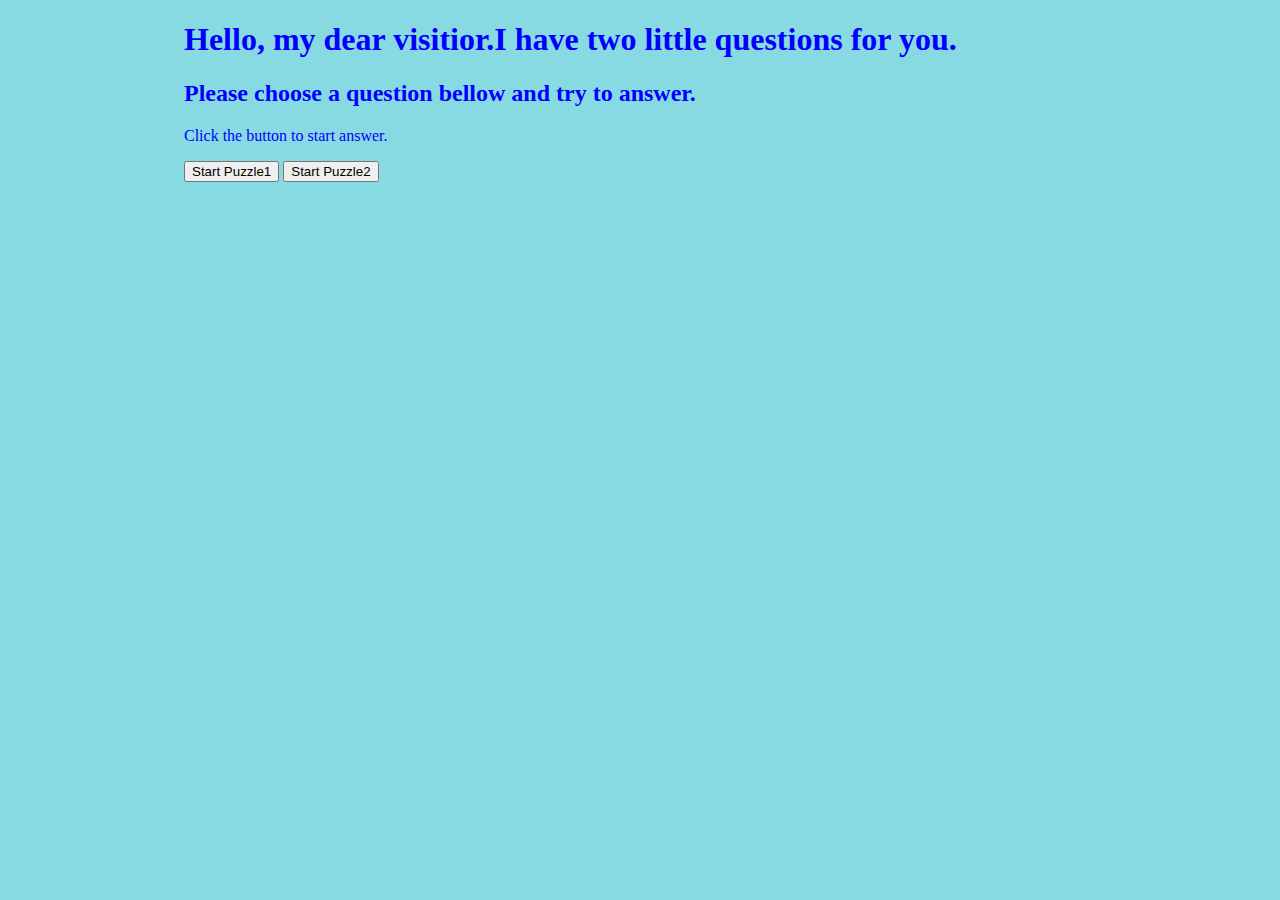
<file: puzzle.html>
<!DOCTYPE html>
<html lang="en" dir="ltr">
  <head>
    <meta charset="utf-8">
    <title>My puzzle</title>
    <link rel="stylesheet" href="Puzzlestyle.css">
    <script src="puzzle.js">
    </script>
  </head>
  <body>
   <h1 >Hello, my dear visitior.I have two little questions for you.</h1>
   <h2 >Please choose a question bellow and try to answer.</h2>
    <p>Click the button to start answer.</p>
    <button onclick="Puzzle1()">Start Puzzle1</button>
    <button onclick="Puzzle2()">Start Puzzle2</button>
  </body>
</html>
</file>
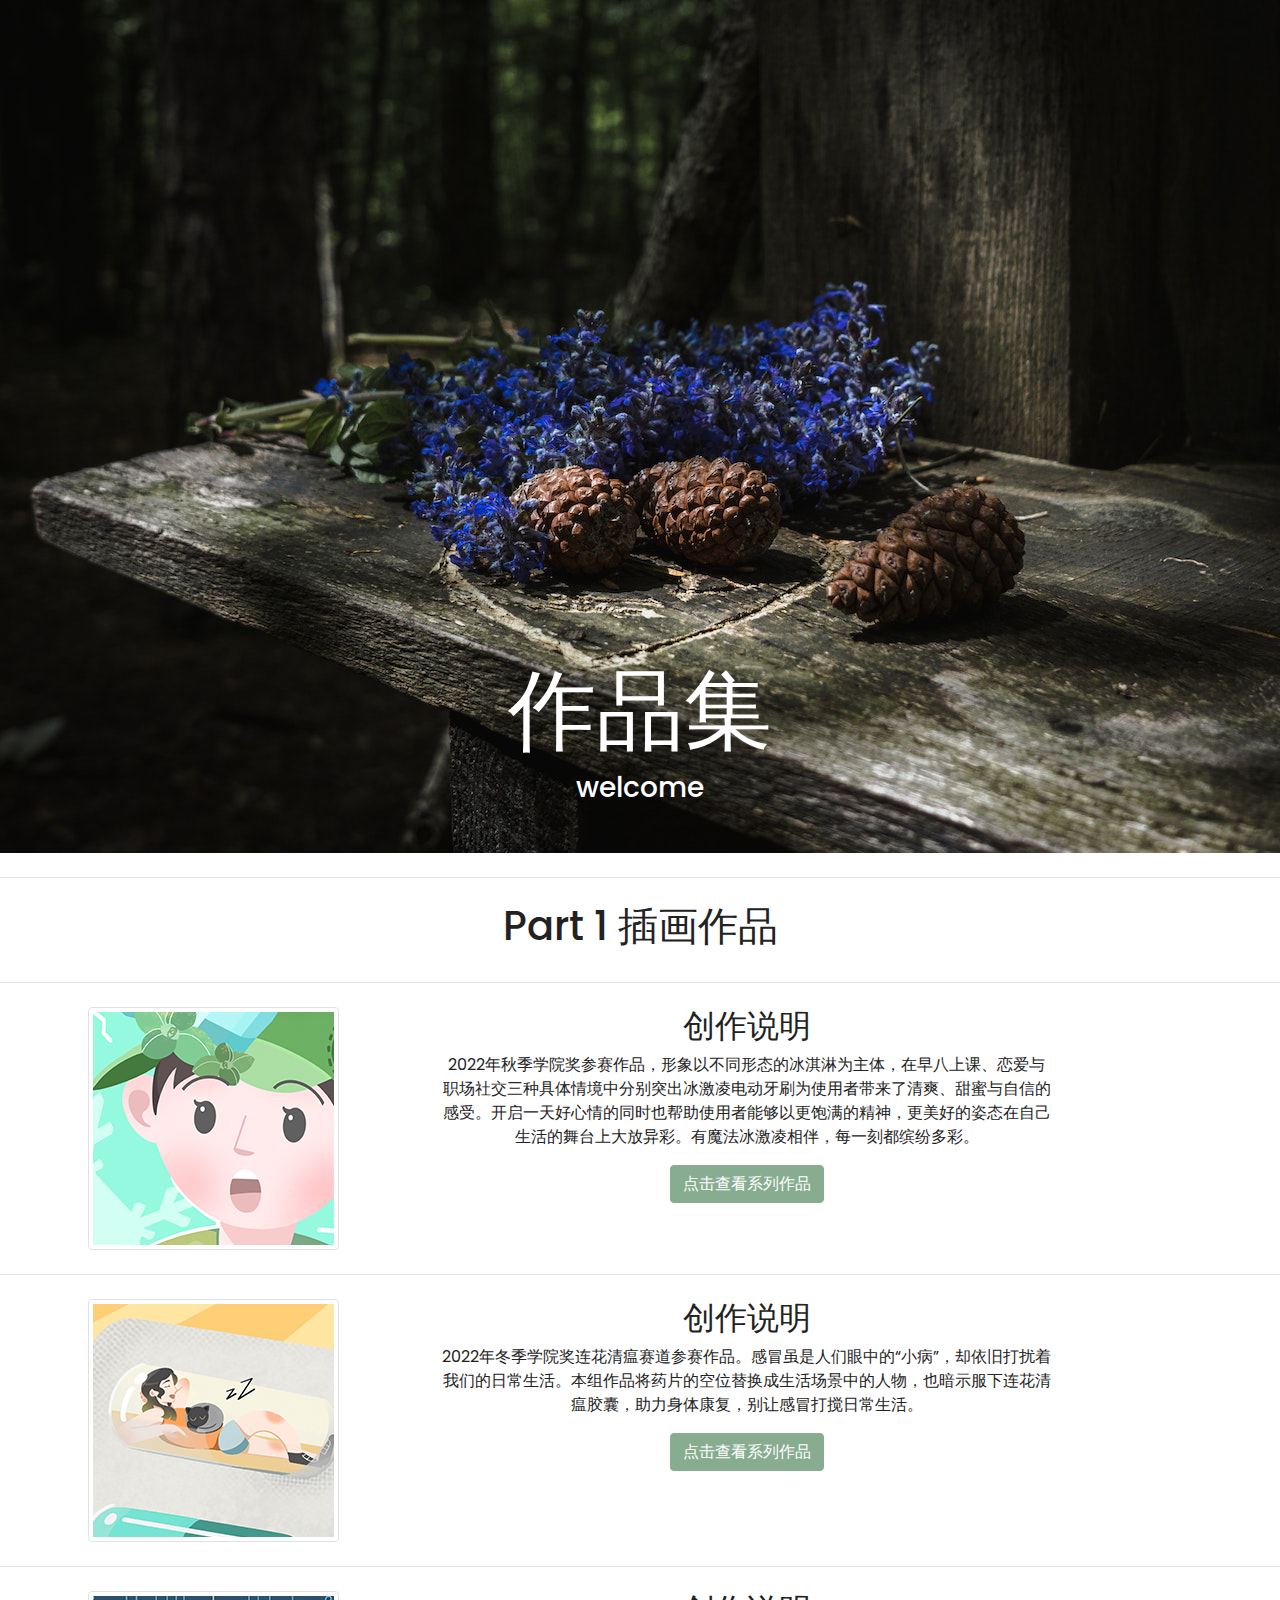
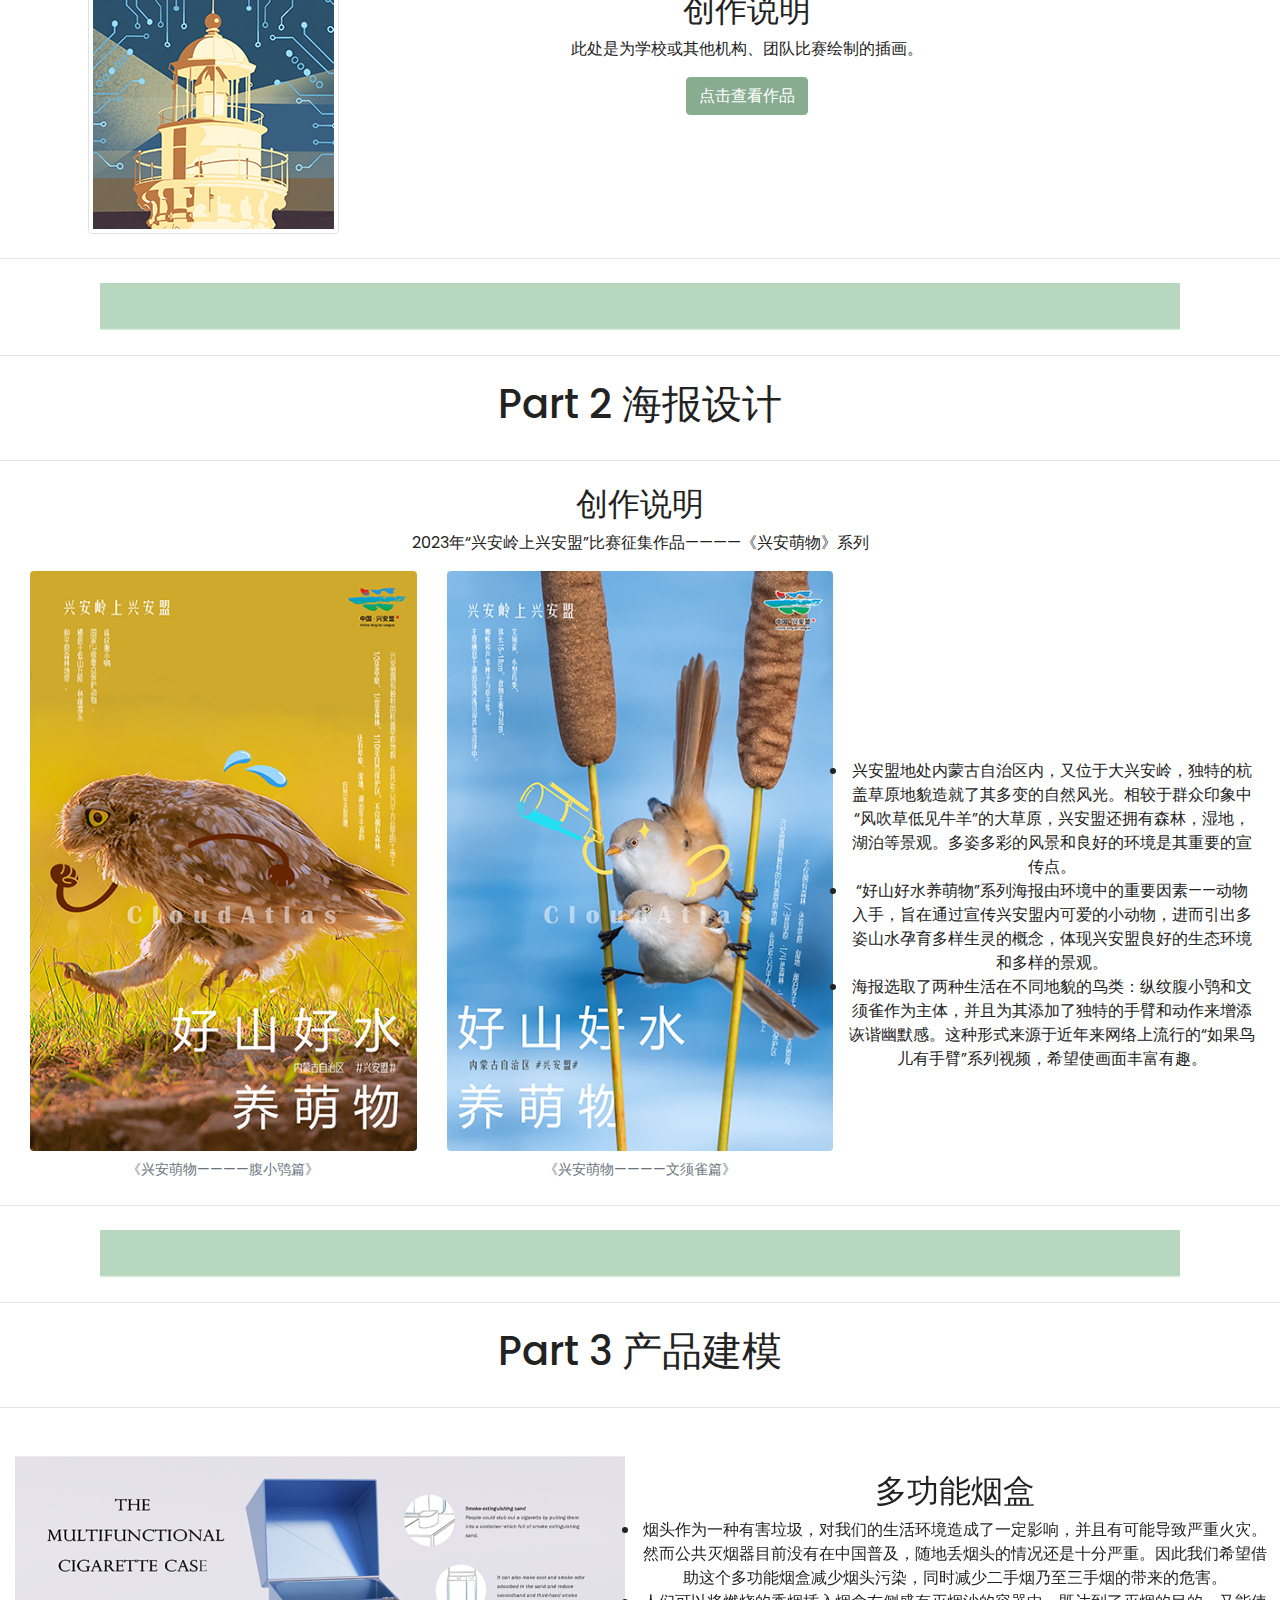
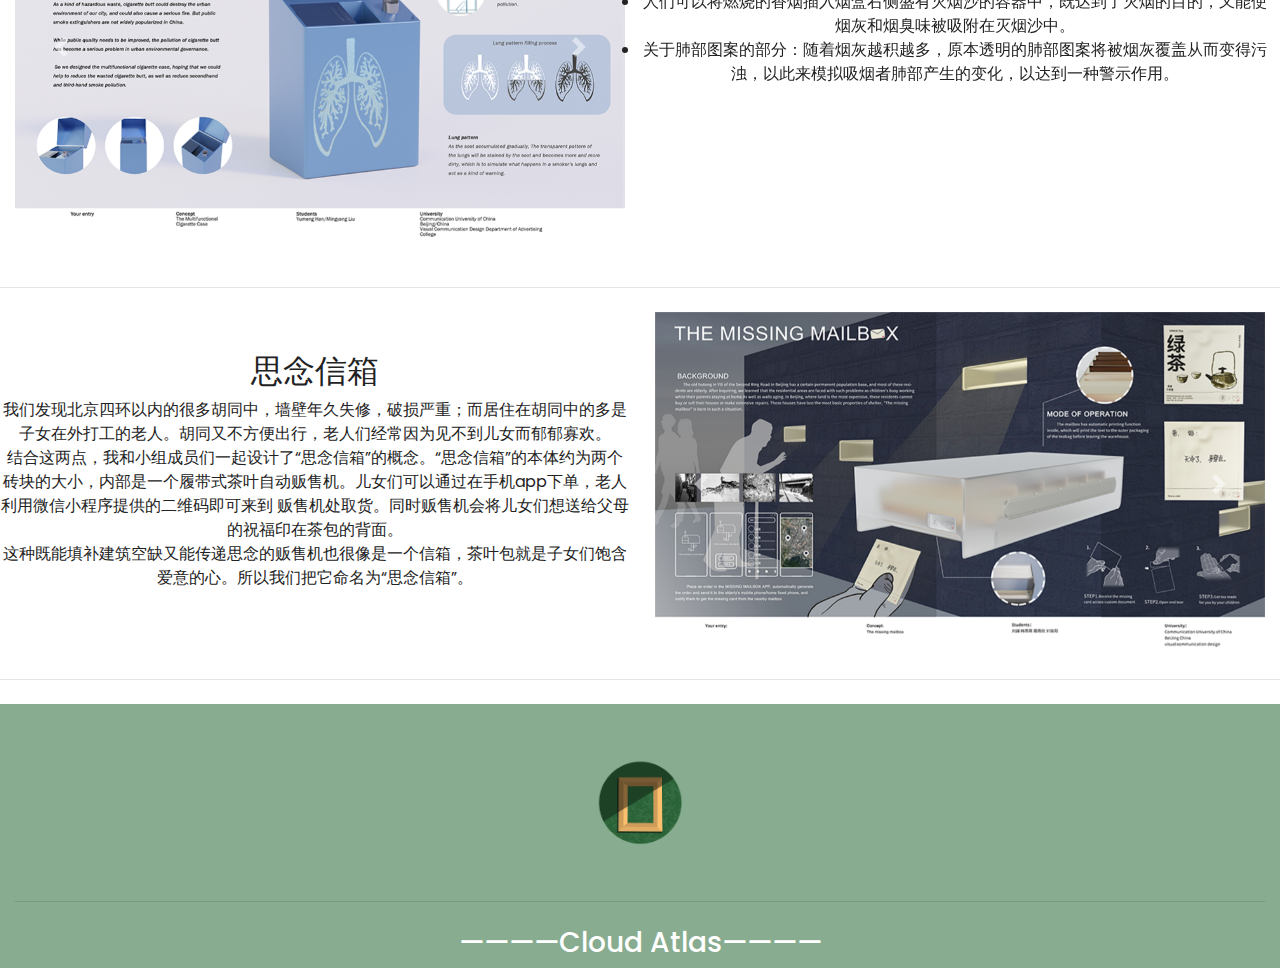
<file: personal website/works.html>
<!DOCTYPE html>
<html lang="en">
  <head>
    <meta charset="utf-8">
      <meta name="viewport" content="width=device-width, initial-scale=1, shrink-to-fit=no">
    <title>My works</title>
    <link rel="stylesheet" href="https://cdn.jsdelivr.net/npm/bootstrap@4.4.1/dist/css/bootstrap.min.css" integrity="sha384-Vkoo8x4CGsO3+Hhxv8T/Q5PaXtkKtu6ug5TOeNV6gBiFeWPGFN9MuhOf23Q9Ifjh" crossorigin="anonymous">
    <script src="https://code.jquery.com/jquery-3.4.1.slim.min.js" integrity="sha384-J6qa4849blE2+poT4WnyKhv5vZF5SrPo0iEjwBvKU7imGFAV0wwj1yYfoRSJoZ+n" crossorigin="anonymous"></script>
    <script src="https://cdn.jsdelivr.net/npm/popper.js@1.16.0/dist/umd/popper.min.js" integrity="sha384-Q6E9RHvbIyZFJoft+2mJbHaEWldlvI9IOYy5n3zV9zzTtmI3UksdQRVvoxMfooAo" crossorigin="anonymous"></script>
    <script src="https://cdn.jsdelivr.net/npm/bootstrap@4.4.1/dist/js/bootstrap.min.js" integrity="sha384-wfSDF2E50Y2D1uUdj0O3uMBJnjuUD4Ih7YwaYd1iqfktj0Uod8GCExl3Og8ifwB6" crossorigin="anonymous"></script>
    <link href="workstyle.css" rel="stylesheet">

  </head>
  <body>
      <div class="container-fluid">
          <div class="row text-center">
     <div class="carousel-item active">
      <img src="img/bg4.png" class="img-fluid" alt="...">
      <div class="carousel-caption">
        <h1 class="display-2">作品集</h1>
        <h3>welcome</h3>
     </div>
    </div>
    </div>
    </div>
    <hr class="my-4">

    <!--part1-->
    <div class="container-fluid">
      <div class="row text-center">
       <div class="col-lg-12">
         <h1>Part 1  插画作品</h1>
         </div>
           </div>
             </div>
<hr class="my-4">
      <!--插画部分-->
        <!--冰淇淋-->
      <div class="container-fluid">
        <div class="row text-center">
         <div class="col-lg-4">
           <img src="img/sm1.png" class="img-thumbnail" alt="...">
           </div>
             <div class="col-lg-6 text-center">
               <h2>创作说明</h2>
               <p>  2022年秋季学院奖参赛作品，形象以不同形态的冰淇淋为主体，在早八上课、恋爱与职场社交三种具体情境中分别突出冰激凌电动牙刷为使用者带来了清爽、甜蜜与自信的感受。开启一天好心情的同时也帮助使用者能够以更饱满的精神，更美好的姿态在自己生活的舞台上大放异彩。有魔法冰激凌相伴，每一刻都缤纷多彩。
               </p>

              <button type="button" class="btn btn-primary" data-toggle="collapse" data-target="#p1">点击查看系列作品</button>
              <div id="p1" class="collapse">
                <div class="container-fluid">
                  <div class="row text-center">
                    <div class="col-xs-12 col-sm-6 col-md-4">
                   <figure class="figure">
                    <img src="img/b1.png" class="figure-img img-fluid rounded" alt="...">
                    <figcaption class="figure-caption">2022年秋季学院奖参赛作品《魔法冰淇淋，缤纷每一刻》————恋爱篇</figcaption>
                  </figure>
                  </div>

                  <div class="col-xs-12 col-sm-6 col-md-4">
                 <figure class="figure">
                  <img src="img/b2.png" class="figure-img img-fluid rounded" alt="...">
                  <figcaption class="figure-caption">2022年秋季学院奖参赛作品《魔法冰淇淋，缤纷每一刻》————早八篇</figcaption>
                </figure>
                </div>

                <div class="col-xs-12 col-sm-6 col-md-4">
               <figure class="figure">
                <img src="img/b3.png" class="figure-img img-fluid rounded" alt="...">
                <figcaption class="figure-caption">2022年秋季学院奖参赛作品《魔法冰淇淋，缤纷每一刻》————社交篇</figcaption>
              </figure>
              </div>

                  </div>
                </div>
              </div>

            </div>
           </div>
           </div>
<hr class="my-4">
  <!--连花清瘟-->
  <div class="container-fluid">
    <div class="row text-center">
     <div class="col-lg-4">
       <img src="img/sm2.png" class="img-thumbnail" alt="...">
       </div>
         <div class="col-lg-6 text-center">
           <h2>创作说明</h2>
           <p>  2022年冬季学院奖连花清瘟赛道参赛作品。感冒虽是人们眼中的“小病”，却依旧打扰着我们的日常生活。本组作品将药片的空位替换成生活场景中的人物，也暗示服下连花清瘟胶囊，助力身体康复，别让感冒打搅日常生活。
           </p>

          <button type="button" class="btn btn-primary" data-toggle="collapse" data-target="#p2">点击查看系列作品</button>
          <div id="p2" class="collapse">
            <div class="container-fluid">
              <div class="row text-center">
                <div class="col-xs-12 col-sm-6 col-md-4">
               <figure class="figure">
                <img src="img/l1.png" class="figure-img img-fluid rounded" alt="...">
                <figcaption class="figure-caption">2022年冬季学院奖参赛作品《别让感冒 打扰生活》————陪伴篇</figcaption>
              </figure>
              </div>

              <div class="col-xs-12 col-sm-6 col-md-4">
             <figure class="figure">
              <img src="img/l2.png" class="figure-img img-fluid rounded" alt="...">
              <figcaption class="figure-caption">2022年冬季学院奖参赛作品《别让感冒 打扰生活》————兴趣篇</figcaption>
            </figure>
            </div>

            <div class="col-xs-12 col-sm-6 col-md-4">
           <figure class="figure">
            <img src="img/l3.png" class="figure-img img-fluid rounded" alt="...">
            <figcaption class="figure-caption">2022年冬季学院奖参赛作品《别让感冒 打扰生活》————自律篇</figcaption>
          </figure>
          </div>

              </div>
            </div>
          </div>

        </div>
       </div>
       </div>
<hr class="my-4">

  <!--其他-->
  <div class="container-fluid">
    <div class="row text-center">
     <div class="col-lg-4">
       <img src="img/sm3.png" class="img-thumbnail" alt="...">
       </div>
         <div class="col-lg-6 text-center">
           <h2>创作说明</h2>
           <p>  此处是为学校或其他机构、团队比赛绘制的插画。
           </p>

          <button type="button" class="btn btn-primary" data-toggle="collapse" data-target="#p3">点击查看作品</button>
          <div id="p3" class="collapse">
            <div class="container-fluid">
              <div class="row text-center">
                <div class="col-xs-12 col-sm-6 col-md-4">
               <figure class="figure">
                <img src="img/card1.png" class="figure-img img-fluid rounded" alt="...">
                <figcaption class="figure-caption">为大使馆绘制的兔年贺卡。</figcaption>
              </figure>
              </div>

              <div class="col-xs-12 col-sm-6 col-md-4">
             <figure class="figure">
              <img src="img/tower.png" class="figure-img img-fluid rounded" alt="...">
              <figcaption class="figure-caption">为中国传媒大学广告学院绘制的周边图样。</figcaption>
            </figure>
            </div>

            <div class="col-xs-12 col-sm-6 col-md-4">
           <figure class="figure">
            <img src="img/card2.png" class="figure-img img-fluid rounded" alt="...">
            <figcaption class="figure-caption">为2023年春季大广赛云南白药牙膏策划案绘制的主图。</figcaption>
          </figure>
          </div>

              </div>
            </div>
          </div>

        </div>
       </div>
       </div>
<hr class="my-4">
  <!--分割图-->
  <div class="container-fluid">
    <div class="row text-center">
      <div class="col-12 ">
      <img src="img/cut.png" class="img-fluid" alt="...">
          </div>
    </div>
  </div>
  <hr class="my-4">

    <!--海报-->
    <div class="container-fluid">
      <div class="row text-center">
       <div class="col-lg-12">
         <h1>Part 2  海报设计</h1>
         </div>
           </div>
             </div>
<hr class="my-4">
    <!--具体-->
<div class="container-fluid">
  <div class="row text-center">
       <div class="col-lg-12 text-center">
         <h2>创作说明</h2>
         <p>  2023年“兴安岭上兴安盟”比赛征集作品————《兴安萌物》系列
         </p>

          <div class="container-fluid">
            <div class="row text-center">
              <div class="col-xs-12 col-sm-12 col-md-4">
              <img src="img/x1.png" class="figure-img img-fluid rounded" alt="...">
              <figcaption class="figure-caption">《兴安萌物————腹小鸮篇》</figcaption>
            </div>

            <div class="col-xs-12 col-sm-12 col-md-4">
            <img src="img/x2.png" class="figure-img img-fluid rounded" alt="...">
            <figcaption class="figure-caption">《兴安萌物————文须雀篇》</figcaption>
          </div>

          <div class="col-xs-12 col-sm-12 col-md-4 text-center">
            <div style="position: absolute; bottom: 110px; right: 10px;">
            <li>  兴安盟地处内蒙古自治区内，又位于大兴安岭，独特的杭盖草原地貌造就了其多变的自然风光。相较于群众印象中“风吹草低见牛羊”的大草原，兴安盟还拥有森林，湿地，湖泊等景观。多姿多彩的风景和良好的环境是其重要的宣传点。
             </li>
           <li>  “好山好水养萌物”系列海报由环境中的重要因素——动物入手，旨在通过宣传兴安盟内可爱的小动物，进而引出多姿山水孕育多样生灵的概念，体现兴安盟良好的生态环境和多样的景观。
           </li>
           <li> 海报选取了两种生活在不同地貌的鸟类：纵纹腹小鸮和文须雀作为主体，并且为其添加了独特的手臂和动作来增添诙谐幽默感。这种形式来源于近年来网络上流行的“如果鸟儿有手臂”系列视频，希望使画面丰富有趣。
          </li>
            </div>
          </div>
          </div>
        </div>

      </div>
     </div>
     </div>
   </div>
<hr class="my-4">
<!--分割图-->
<div class="container-fluid">
  <div class="row text-center">
    <div class="col-12 ">
    <img src="img/cut.png" class="img-fluid" alt="...">
        </div>
  </div>
</div>
<hr class="my-4">
<!--建模-->
<div class="container-fluid">
  <div class="row text-center">
   <div class="col-lg-12">
     <h1>Part 3  产品建模</h1>
     </div>
       </div>
         </div>
<hr class="my-4">
<!--烟盒-->
<div class="container-fluid">
  <div class="row text-center">
      <div class="col-xs-12 col-sm-12 col-md-6 ">
<div id="carouselExampleIndicators" class="carousel slide" data-ride="carousel">
  <ul class="carousel-indicators">
    <li data-target="#carouselExampleIndicators" data-slide-to="0" class="active"></li>
    <li data-target="#carouselExampleIndicators" data-slide-to="1"></li>
    <li data-target="#carouselExampleIndicators" data-slide-to="2"></li>
  </ul>
  <div class="carousel-inner">
    <div class="carousel-item active">
      <img src="img/多功能烟盒.png" class="d-block w-100" alt="...">
    </div>
    <div class="carousel-item">
      <img src="img/烟盒.png" class="d-block w-100" alt="...">
  </div>
    <div class="carousel-item">
      <img src="img/y3.png" class="d-block w-100" alt="...">
    </div>
  </div>
  <a class="carousel-control-prev" href="#carouselExampleIndicators" role="button" data-slide="prev">
    <span class="carousel-control-prev-icon" aria-hidden="true"></span>
    <span class="sr-only">Previous</span>
  </a>
  <a class="carousel-control-next" href="#carouselExampleIndicators" role="button" data-slide="next">
    <span class="carousel-control-next-icon" aria-hidden="true"></span>
    <span class="sr-only">Next</span>
  </a>
</div>
</div>
<div class="col-lg-6 text-center">
    <div style="position: absolute; top: 40px; right: 10px;">
  <h2>多功能烟盒</h2>
    <li>烟头作为一种有害垃圾，对我们的生活环境造成了一定影响，并且有可能导致严重火灾。然而公共灭烟器目前没有在中国普及，随地丢烟头的情况还是十分严重。因此我们希望借助这个多功能烟盒减少烟头污染，同时减少二手烟乃至三手烟的带来的危害。
  </li>
  <li>人们可以将燃烧的香烟插入烟盒右侧盛有灭烟沙的容器中，既达到了灭烟的目的，又能使烟灰和烟臭味被吸附在灭烟沙中。
  </li>
  <li>关于肺部图案的部分：随着烟灰越积越多，原本透明的肺部图案将被烟灰覆盖从而变得污浊，以此来模拟吸烟者肺部产生的变化，以达到一种警示作用。
  </li>
</div>
</div>
</div>
</div>
<hr class="my-4">
<!--思念信箱-->
<div class="container-fluid">
  <div class="row text-center">

    <div class="col-lg-6 text-center">
        <div style="position: absolute; top: 40px; right: 10px;">
      <h2>思念信箱</h2>
        <li>我们发现北京四环以内的很多胡同中，墙壁年久失修，破损严重；而居住在胡同中的多是子女在外打工的老人。胡同又不方便出行，老人们经常因为见不到儿女而郁郁寡欢。
      </li>
      <li>结合这两点，我和小组成员们一起设计了“思念信箱”的概念。“思念信箱”的本体约为两个砖块的大小，内部是一个履带式茶叶自动贩售机。儿女们可以通过在手机app下单，老人利用微信小程序提供的二维码即可来到
        贩售机处取货。同时贩售机会将儿女们想送给父母的祝福印在茶包的背面。
      </li>
      <li>这种既能填补建筑空缺又能传递思念的贩售机也很像是一个信箱，茶叶包就是子女们饱含爱意的心。所以我们把它命名为“思念信箱”。
      </li>
    </div>
    </div>

      <div class="col-xs-12 col-sm-12 col-md-6 ">
<div id="carousel1" class="carousel slide" data-ride="carousel">
  <ul class="carousel-indicators">
    <li data-target="#carousel1" data-slide-to="0" class="active"></li>
    <li data-target="#carousel1" data-slide-to="1"></li>
    <li data-target="#carousel1" data-slide-to="2"></li>
  </ul>
  <div class="carousel-inner">
    <div class="carousel-item active">
      <img src="img/思念信箱.png" class="d-block w-100" alt="...">
    </div>
    <div class="carousel-item">
      <img src="img/s1.png" class="d-block w-100" alt="...">
  </div>
    <div class="carousel-item">
      <img src="img/s2.png" class="d-block w-100" alt="...">
    </div>
  </div>
  <a class="carousel-control-prev" href="#carousel1" role="button" data-slide="prev">
    <span class="carousel-control-prev-icon" aria-hidden="true"></span>
    <span class="sr-only">Previous</span>
  </a>
  <a class="carousel-control-next" href="#carousel1" role="button" data-slide="next">
    <span class="carousel-control-next-icon" aria-hidden="true"></span>
    <span class="sr-only">Next</span>
  </a>
</div>
</div>
</div>
</div>
<hr class="my-4">

<!--页脚-->
<footer>
  <div class="container-fluid">
   <div class="row text-center">
     <div class="col-12">
     <img src="img/logo.png" width="100px" height="100px" class="img-fluid" alt="...">
     <hr class="my-4">
   <h3>————Cloud Atlas————</h3>
     </div>
      </div>
     </div>

</footer>



  </body>
</html>
</file>
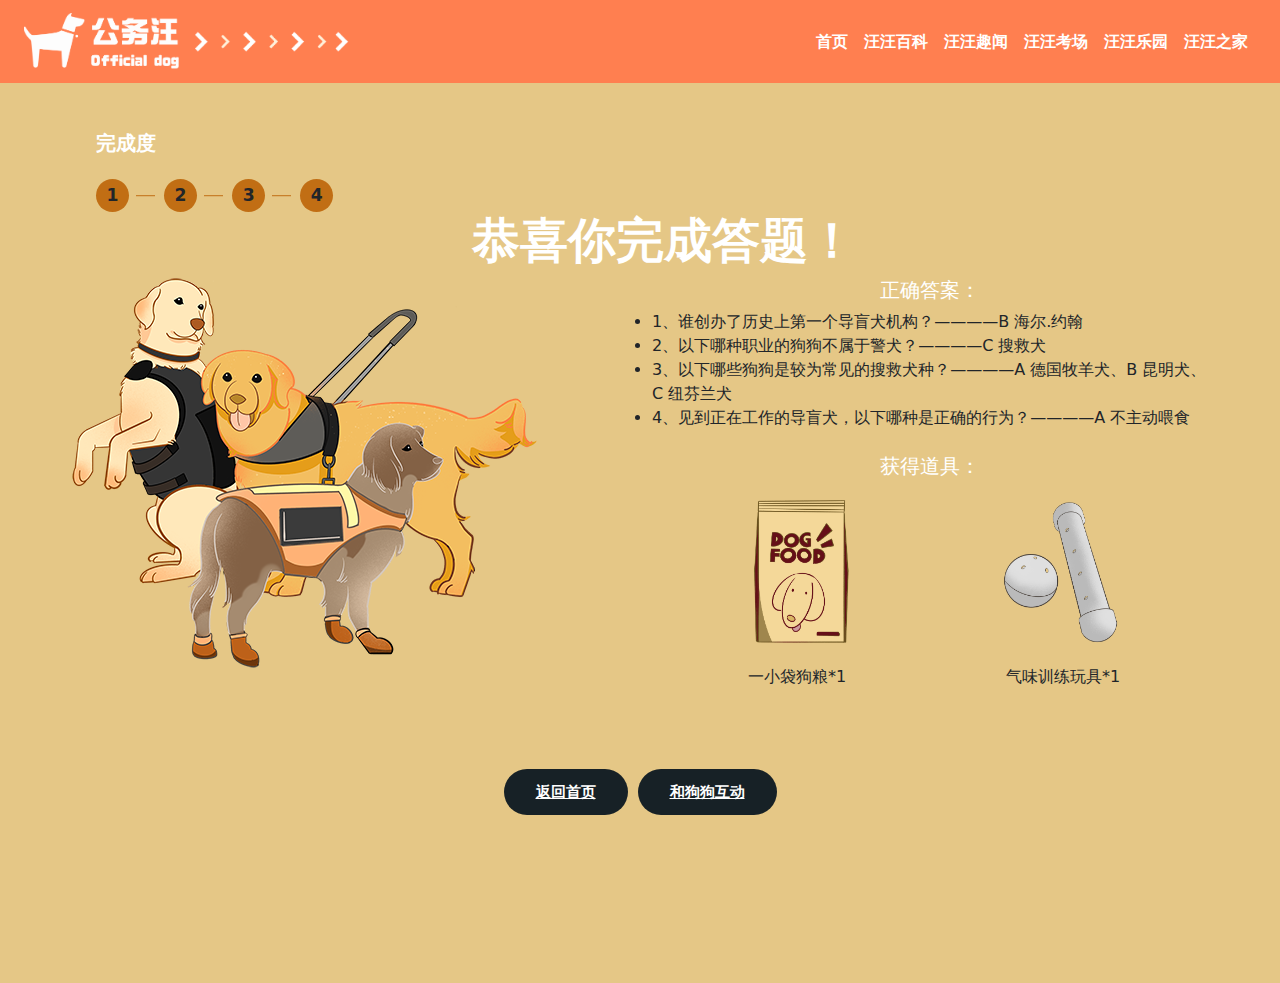
<file: questions/question result.html>
<!DOCTYPE html>
<html lang="en" dir="ltr">
  <head>
    <meta charset="utf-8">
    <meta name="viewport" content="width=device-width, initial-scale=1.0">
    <title>公务汪-答题结果</title>
    <link href="https://cdn.jsdelivr.net/npm/bootstrap@5.3.0/dist/css/bootstrap.min.css" rel="stylesheet">
    <!-- FontAwesome-cdn include -->
    <link rel="stylesheet" href="https://cdnjs.cloudflare.com/ajax/libs/font-awesome/5.15.3/css/all.min.css">
    <!-- Google fonts -->
    <link rel="preconnect" href="https://fonts.googleapis.com/">
    <link rel="preconnect" href="https://fonts.gstatic.com/" crossorigin="">
    <link href="static/css/css2.css" rel="stylesheet">
    <!-- Bootstrap-css include -->
    <link rel="stylesheet" href="static/css/bootstrap.min.css">
    <!-- Animate-css include -->
    <link rel="stylesheet" href="static/css/animate.min.css">
    <!-- Main-StyleSheet include -->
    <link rel="stylesheet" href="static/css/result.css">





  </head>
  <body>
    <!-- navbar -->
    <div class="wrapper"></div>
    <nav class="navbar navbar-expand-lg" style="background-color: #FF7F50;">
      <div class="container-fluid custom-width">
        <a class="navbar-brand" href="#">
          <img src="static/picture/汪2.png" width="155" height="57">
        </a>
        <a class="navbar-brand" href="#">
          <img src="static/picture/汪1.png" width="155" height="57">
        </a>
        <button class="navbar-toggler" type="button" data-bs-toggle="collapse" data-bs-target="#navbarSupportedContent" aria-controls="navbarSupportedContent" aria-expanded="false" aria-label="Toggle navigation">
          <span class="navbar-toggler-icon"></span>
        </button>
        <div class="collapse navbar-collapse justify-content-end" id="navbarSupportedContent">
          <ul class="navbar-nav mb-2 mb-lg-0">
            <li class="nav-item">
              <a class="nav-link active" aria-current="page" href="#">
                <span class="fw-bold fs-6 text-white">首页</span>
              </a>
            </li>
            <li class="nav-item">
              <a class="nav-link" href="#">
                <span class="fw-bold fs-6 text-white">汪汪百科</span>
              </a>
            </li>
            <li class="nav-item">
              <a class="nav-link" href="#">
                <span class="fw-bold fs-6 text-white">汪汪趣闻</span>
              </a>
            </li>
            <li class="nav-item">
              <a class="nav-link" href="#">
                <span class="fw-bold fs-6 text-white">汪汪考场</span>
              </a>
            </li>
            <li class="nav-item">
              <a class="nav-link" href="#">
                <span class="fw-bold fs-6 text-white">汪汪乐园</span>
              </a>
            </li>
            <li class="nav-item">
              <a class="nav-link" href="#">
                <span class="fw-bold fs-6 text-white">汪汪之家</span>
              </a>
            </li>
          </ul>
        </div>
      </div>
    </nav>

    <div class="wrapper position-relative">
       <div class="container-fluid px-5">


         <div class="step_bar_content ps-5 pt-5">
            <h5 class="text-white text-uppercase d-inline-block">完成度</h5>
         </div>
         <div class="progress_bar steps_bar mt-3 ps-5 d-inline-block">
            <div class="step rounded-pill d-inline-block text-center position-relative active current">1</div>
            <div class="step rounded-pill d-inline-block text-center position-relative">2</div>
            <div class="step rounded-pill d-inline-block text-center position-relative">3</div>
            <div class="step rounded-pill d-inline-block text-center position-relative">4</div>
         </div>

         <div class="container-fluid">
         <div class="row text-center">
         <div class="multisteps_form_panel" data-animation="slideVert">
            <div class="form_content">
               <div class="row">
                  <div class="col-lg-12">
                     <div class="form_title ps-5">
                        <h1 class="text-white">恭喜你完成答题！</h1>
                     </div>
                   </div>
                 </div>
             </div>
        </div>
        </div>
    </div>

    <div class="container-fluid">
    <div class="row text-center">
    <div class="col-lg-6 text-start">
    <img src="static/picture/狗狗.png" alt="image_not_found">
    </div>
    <div class="col-lg-6 text-center">
    <h5 class="text-white">正确答案：</h5>
      <div class="col-lg-12 text-start">
    <li>1、谁创办了历史上第一个导盲犬机构？————B 海尔.约翰</li>
    <li>2、以下哪种职业的狗狗不属于警犬？————C 搜救犬</li>
    <li>3、以下哪些狗狗是较为常见的搜救犬种？————A 德国牧羊犬、B 昆明犬、C 纽芬兰犬</li>
    <li>4、见到正在工作的导盲犬，以下哪种是正确的行为？————A 不主动喂食</li>
  </div>
  &nbsp;
    <h5 class="text-white">获得道具：</h5>

    <div class="container-fluid">
    <div class="row text-center">
    <div class="col-lg-6 text-center">
    <figure class="figure">
  <img src="static/picture/狗粮.png" class="figure-img img-fluid rounded" alt="...">
  <p>一小袋狗粮*1</p>
</figure>
</div>

<div class="col-lg-6 text-center">
<figure class="figure">
<img src="static/picture/玩具.png" class="figure-img img-fluid rounded" alt="...">
<p>气味训练玩具*1</p>
</figure>
</div>

</div>
</div>
   </div>
  </div>
</div>

  <div class="multisteps_form_panel" data-animation="slideVert">
<div class="form_btn py-5 d-flex justify-content-center align-items-center">
     <a href="#" class="js-btn-prev f_btn rounded-pill disable text-uppercase" id="prevBtn">返回首页</button>
  <a href="#" class="f_btn rounded-pill active text-uppercase" id="nextBtn"> 和狗狗互动 </a>
</div>
</div

  </div>
</div>

  </body>
</html>
</file>
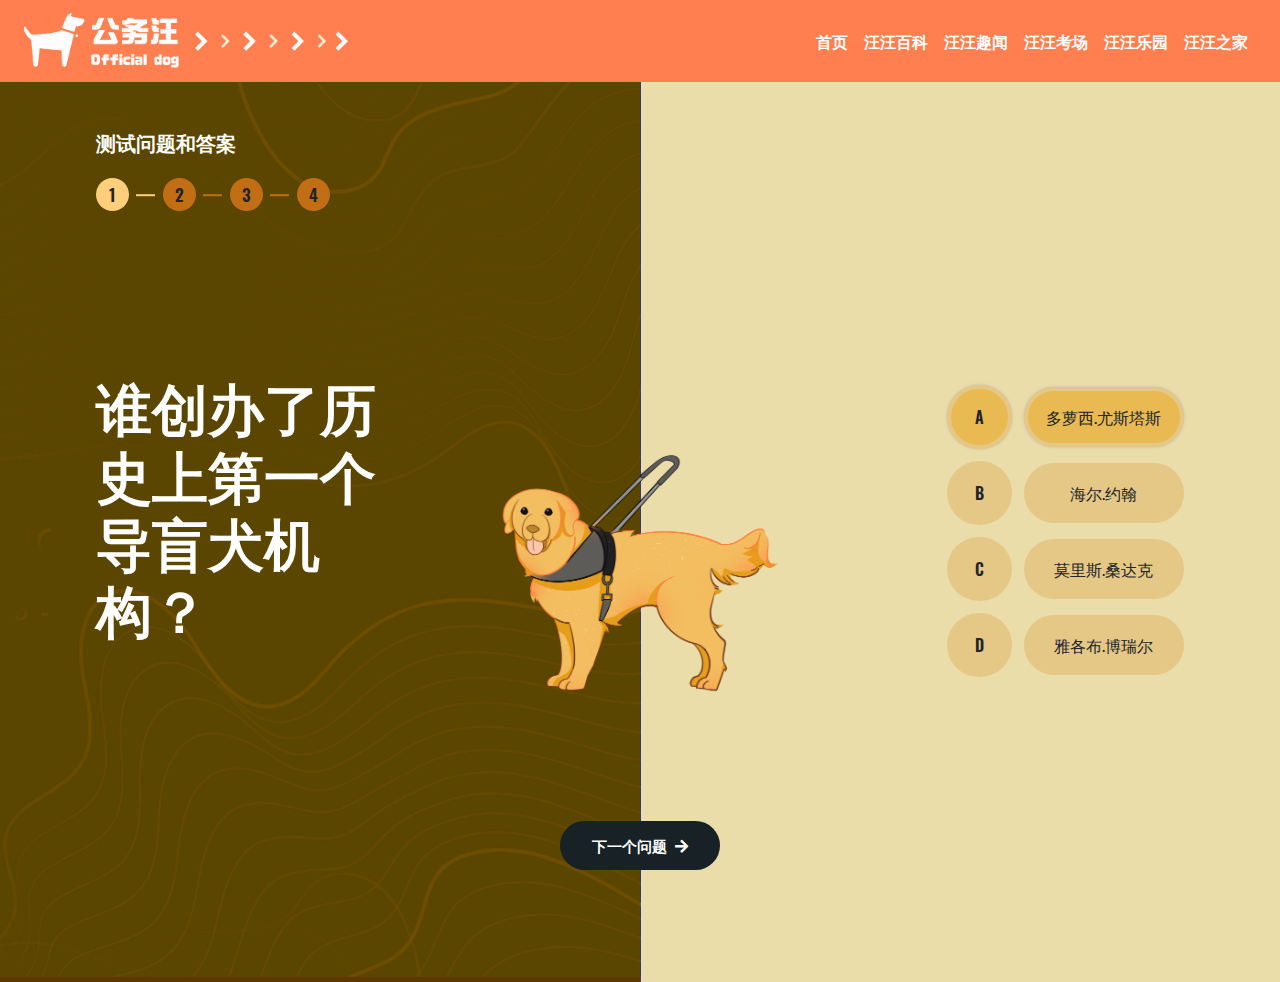
<file: questions/question.html>
<!DOCTYPE html>
<html lang="en">
<head>
   <meta charset="UTF-8">
   <meta name="viewport" content="width=device-width, initial-scale=1.0">
   <title>公务汪-问答题</title>
  <link href="https://cdn.jsdelivr.net/npm/bootstrap@5.3.0/dist/css/bootstrap.min.css" rel="stylesheet">
   <!-- FontAwesome-cdn include -->
   <link rel="stylesheet" href="https://cdnjs.cloudflare.com/ajax/libs/font-awesome/5.15.3/css/all.min.css">
   <!-- Google fonts -->
   <link rel="preconnect" href="https://fonts.googleapis.com/">
   <link rel="preconnect" href="https://fonts.gstatic.com/" crossorigin="">
   <link href="static/css/css2.css" rel="stylesheet">
   <!-- Bootstrap-css include -->
   <link rel="stylesheet" href="static/css/bootstrap.min.css">
   <!-- Animate-css include -->
   <link rel="stylesheet" href="static/css/animate.min.css">
   <!-- Main-StyleSheet include -->
   <link rel="stylesheet" href="static/css/style.css">
</head>

<body>
  <!-- navbar -->
  <div class="wrapper"></div>
  <nav class="navbar navbar-expand-lg" style="background-color: #FF7F50;">
    <div class="container-fluid custom-width">
      <a class="navbar-brand" href="#">
        <img src="static/picture/汪2.png" width="155" height="57">
      </a>
      <a class="navbar-brand" href="#">
        <img src="static/picture/汪1.png" width="155" height="57">
      </a>
      <button class="navbar-toggler" type="button" data-bs-toggle="collapse" data-bs-target="#navbarSupportedContent" aria-controls="navbarSupportedContent" aria-expanded="false" aria-label="Toggle navigation">
        <span class="navbar-toggler-icon"></span>
      </button>
      <div class="collapse navbar-collapse justify-content-end" id="navbarSupportedContent">
        <ul class="navbar-nav mb-2 mb-lg-0">
          <li class="nav-item">
            <a class="nav-link active" aria-current="page" href="#">
              <span class="fw-bold fs-6 text-white">首页</span>
            </a>
          </li>
          <li class="nav-item">
            <a class="nav-link" href="#">
              <span class="fw-bold fs-6 text-white">汪汪百科</span>
            </a>
          </li>
          <li class="nav-item">
            <a class="nav-link" href="#">
              <span class="fw-bold fs-6 text-white">汪汪趣闻</span>
            </a>
          </li>
          <li class="nav-item">
            <a class="nav-link" href="#">
              <span class="fw-bold fs-6 text-white">汪汪考场</span>
            </a>
          </li>
          <li class="nav-item">
            <a class="nav-link" href="#">
              <span class="fw-bold fs-6 text-white">汪汪乐园</span>
            </a>
          </li>
          <li class="nav-item">
            <a class="nav-link" href="#">
              <span class="fw-bold fs-6 text-white">汪汪之家</span>
            </a>
          </li>
        </ul>
      </div>
    </div>
  </nav>


<!------------------------- 正文开始 ----------------------------->
   <div class="wrapper position-relative">
      <div class="container-fluid px-5">

         <div class="step_bar_content ps-5 pt-5">
            <h5 class="text-white text-uppercase d-inline-block">测试问题和答案</h5>
         </div>
         <div class="progress_bar steps_bar mt-3 ps-5 d-inline-block">
            <div class="step rounded-pill d-inline-block text-center position-relative active current">1</div>
            <div class="step rounded-pill d-inline-block text-center position-relative">2</div>
            <div class="step rounded-pill d-inline-block text-center position-relative">3</div>
            <div class="step rounded-pill d-inline-block text-center position-relative">4</div>
         </div>
         <form class="multisteps_form position-relative" id="wizard" method="POST" action="../thankyou/index-1.html">
            <!------------------------- Step-1 ----------------------------->
            <div class="multisteps_form_panel active" data-animation="slideVert">
               <div class="form_content">
                  <div class="row">
                     <div class="col-lg-4">
                        <div class="form_title ps-5">
                           <h1 class="text-white">谁创办了历史上第一个导盲犬机构？</h1>
                        </div>
                     </div>
                     <div class="col-lg-4 text-center">
                        <div class="form_img">
                           <img src="static/picture/导盲犬.png" alt="image_not_found">
                        </div>
                     </div>
                     <div class="col-lg-4 text-end">
                        <div class="form_items radio-list">
                           <ul class="text-uppercase list-unstyled">
                              <li>
                                 <label for="opt_1" class="step_1 rounded-pill animate__animated animate__fadeInRight animate_25ms active">
                                    <span class="label-pointer rounded-pill text-center">A</span>
                                    <input type="radio" id="opt_1" name="stp_1_select_option" value="21 June 2014" checked="">
                                    <span class="label-content d-inline-block text-center rounded-pill">多萝西.尤斯塔斯</span>
                                 </label>
                              </li>
                              <li>
                                 <label for="opt_2" class="step_1 rounded-pill  animate__animated animate__fadeInRight animate_50ms">
                                    <span class="label-pointer rounded-pill text-center">B</span>
                                    <input type="radio" id="opt_2" name="stp_1_select_option" value="21 June 2015">
                                    <span class="label-content d-inline-block text-center rounded-pill">海尔.约翰</span>
                                 </label>
                              </li>
                              <li>
                                 <label for="opt_3" class="step_1 rounded-pill animate__animated animate__fadeInRight animate_100ms">
                                    <span class="label-pointer rounded-pill text-center">C</span>
                                    <input type="radio" id="opt_3" name="stp_1_select_option" value="8 June 2016">
                                    <span class="label-content d-inline-block text-center rounded-pill">莫里斯.桑达克</span>
                                 </label>
                              </li>
                              <li>
                                 <label for="opt_4" class="step_1 animate__animated animate__fadeInRight animate_150ms">
                                    <span class="label-pointer rounded-pill text-center">D</span>
                                    <input type="radio" id="opt_4" name="stp_1_select_option" value="21 September 2015">
                                    <span class="label-content d-inline-block text-center rounded-pill">雅各布.博瑞尔</span>
                                 </label>
                              </li>
                           </ul>
                        </div>
                     </div>
                  </div>
               </div>
               <!---------- Form Button ---------->
               <div class="form_btn py-5 d-flex justify-content-center align-items-center">
                  <button type="button" class="js-btn-next f_btn rounded-pill active text-uppercase" id="nextBtn"> 下一个问题 <span><i class="fas fa-arrow-right ps-1"></i></span></button>
               </div>
            </div>
            <!------------------------- Step-2 ----------------------------->
            <div class="multisteps_form_panel" data-animation="slideVert">
               <div class="form_content">
                  <div class="row">
                     <div class="col-lg-4">
                        <div class="form_title ps-5">
                           <h1 class="text-white">以下哪种职业的狗狗不属于警犬？</h1>
                        </div>
                     </div>
                     <div class="col-lg-4 text-center">
                        <div class="form_img">
                           <img src="static/picture/警犬.png" alt="image_not_found">
                        </div>
                     </div>
                     <div class="col-lg-4 text-end">
                        <div class="form_items radio-list">
                           <ul class="text-uppercase list-unstyled">
                              <li>
                                 <label for="opt_5" class="step_2 rounded-pill animate__animated animate__fadeInRight animate_25ms">
                                    <span class="label-pointer rounded-circle text-center">A</span><input type="radio" id="opt_5" class="required" name="stp_2_select_option" value="business" required="">
                                    <span class="label-content d-inline-block text-center rounded-pill">护卫犬</span>
                                 </label>
                              </li>
                              <li>
                                 <label for="opt_6" class="step_2 rounded-pill animate__animated animate__fadeInRight animate_50ms">
                                    <span class="label-pointer rounded-circle text-center">B</span><input type="radio" id="opt_6" name="stp_2_select_option" value="Employee">
                                    <span class="label-content d-inline-block text-center rounded-pill">救护犬</span>
                                 </label>
                              </li>
                              <li>
                                 <label for="opt_7" class="step_2 rounded-pill animate__animated animate__fadeInRight animate_100ms">
                                    <span class="label-pointer rounded-circle text-center">C</span><input type="radio" id="opt_7" name="stp_2_select_option" value="Journalist">
                                    <span class="label-content d-inline-block text-center rounded-pill">搜救犬</span>
                                 </label>
                              </li>
                              <li>
                                 <label for="opt_8" class="step_2 rounded-pill animate__animated animate__fadeInRight animate_150ms">
                                    <span class="label-pointer rounded-circle text-center">D</span><input type="radio" id="opt_8" name="stp_2_select_option" value="Other">
                                    <span class="label-content d-inline-block text-center rounded-pill">消防犬</span>
                                 </label>
                              </li>
                           </ul>
                        </div>
                     </div>
                  </div>
               </div>
               <!---------- Form Button ---------->
               <div class="form_btn py-5 d-flex justify-content-center align-items-center">
                  <button type="button" class="js-btn-prev f_btn rounded-pill disable text-uppercase" id="prevBtn"><span><i class="fas fa-arrow-left pe-1"></i></span> 上一个问题</button>
                  <button type="button" class="js-btn-next f_btn rounded-pill active text-uppercase" id="nextBtn"> 下一个问题 <span><i class="fas fa-arrow-right ps-1"></i></span></button>
               </div>
            </div>
            <!------------------------- Step-3 ----------------------------->
            <div class="multisteps_form_panel" data-animation="slideVert">
               <div class="form_content">
                  <div class="row">
                     <div class="col-lg-4">
                        <div class="form_title ps-5">
                           <h1 class="text-white">以下哪些狗狗是较为常见的搜救犬种？</h1>
                        </div>
                     </div>
                     <div class="col-lg-4 text-center">
                        <div class="form_img">
                           <img src="static/picture/搜救犬.png" alt="image_not_found">
                        </div>
                     </div>
                     <div class="col-lg-4 text-end">
                        <div class="form_items check-list">
                           <ul class="text-uppercase list-unstyled">
                              <li>
                                 <label for="opt_9" class="step_3 rounded animate__animated animate__fadeInRight animate_25ms">
                                    <span class="label-pointer rounded text-center">A</span><input type="checkbox" id="opt_9" class="required" name="stp_3_select_option" value="Facebook">
                                    <span class="label-content d-inline-block text-center rounded">德国牧羊犬</span>
                                 </label>
                              </li>
                              <li>
                                 <label for="opt_10" class="step_3 rounded animate__animated animate__fadeInRight animate_50ms">
                                    <span class="label-pointer rounded text-center">B</span><input type="checkbox" id="opt_10" name="stp_3_select_option" value="Twitter">
                                    <span class="label-content d-inline-block text-center rounded">昆明犬</span>
                                 </label>
                              </li>
                              <li>
                                 <label for="opt_11" class="step_3 rounded animate__animated animate__fadeInRight animate_100ms">
                                    <span class="label-pointer rounded text-center">C</span><input type="checkbox" id="opt_11" name="stp_3_select_option" value="Instagram">
                                    <span class="label-content d-inline-block text-center rounded">纽芬兰犬</span>
                                 </label>
                              </li>
                              <li>
                                 <label for="opt_12" class="step_3 rounded animate__animated animate__fadeInRight animate_150ms">
                                    <span class="label-pointer rounded text-center">D</span><input type="checkbox" id="opt_12" name="stp_3_select_option" value="Pinterest">
                                    <span class="label-content d-inline-block text-center rounded">柯基犬</span>
                                 </label>
                              </li>
                           </ul>
                        </div>
                     </div>
                  </div>
               </div>
               <!---------- Form Button ---------->
               <div class="form_btn py-5 d-flex justify-content-center align-items-center">
                  <button type="button" class="js-btn-prev f_btn rounded-pill disable text-uppercase" id="prevBtn"><span><i class="fas fa-arrow-left pe-1"></i></span> 上一个问题</button>
                  <button type="button" class="js-btn-next f_btn rounded-pill active text-uppercase" id="nextBtn"> 下一个问题 <span><i class="fas fa-arrow-right ps-1"></i></span></button>
               </div>
            </div>
            <!------------------------- Step-4 ----------------------------->
            <div class="multisteps_form_panel" data-animation="slideVert">
               <div class="form_content">
                  <div class="row">
                     <div class="col-lg-4">
                        <div class="form_title ps-5">
                           <h1 class="text-white">见到正在工作的导盲犬，以下哪种是正确的行为？</h1>
                        </div>
                     </div>
                     <div class="col-lg-4 text-center">
                        <div class="form_img">
                           <img src="static/picture/警犬1.png" alt="image_not_found">
                        </div>
                     </div>
                     <div class="col-lg-4 text-end">
                        <div class="form_items radio-list">
                           <ul class="text-uppercase list-unstyled">
                              <li>
                                 <label for="opt_13" class="step_4 rounded-pill animate__animated animate__fadeInRight animate_25ms">
                                    <span class="label-pointer rounded-circle text-center">A</span><input type="radio" id="opt_13" name="stp_4_select_option" value="Zoom">
                                    <span class="label-content d-inline-block text-center rounded-pill">不主动喂食</span>
                                 </label>
                              </li>
                              <li>
                                 <label for="opt_14" class="step_4 rounded-pill animate__animated animate__fadeInRight animate_50ms">
                                    <span class="label-pointer rounded-circle text-center">B</span><input type="radio" id="opt_14" name="stp_4_select_option" value="Skype">
                                    <span class="label-content d-inline-block text-center rounded-pill">呼唤狗狗</span>
                                 </label>
                              </li>
                              <li>
                                 <label for="opt_15" class="step_4 rounded-pill animate__animated animate__fadeInRight animate_100ms">
                                    <span class="label-pointer rounded-circle text-center">C</span><input type="radio" id="opt_15" name="stp_4_select_option" value="Google">
                                    <span class="label-content d-inline-block text-center rounded-pill">和狗狗玩</span>
                                 </label>
                              </li>
                              <li>
                                 <label for="opt_16" class="step_4 rounded-pill animate__animated animate__fadeInRight animate_150ms">
                                    <span class="label-pointer rounded-circle text-center">D</span><input type="radio" id="opt_16" name="stp_4_select_option" value="Facebook">
                                    <span class="label-content d-inline-block text-center rounded-pill">抚摸狗狗</span>
                                 </label>
                              </li>
                           </ul>
                        </div>
                     </div>
                  </div>
               </div>
               <!---------- Form Button ---------->
               <div class="form_btn py-5 d-flex justify-content-center align-items-center">
                  <button type="button" class="js-btn-prev f_btn rounded-pill disable text-uppercase" id="prevBtn"><span><i class="fas fa-arrow-left pe-1"></i></span> 上一个问题</button>
                  <a href="question result.html" class="f_btn rounded-pill active text-uppercase" id="nextBtn">提交</a>
               </div>
            </div>
         </form>
      </div>

   </div>
   <!-- jQuery-js include -->
   <script src="static/js/jquery-3.6.0.min.js"></script>
   <!-- Bootstrap-js include -->
   <script src="static/js/bootstrap.min.js"></script>
   <!-- jQuery-validate-js include -->
   <script src="static/js/jquery.validate.min.js"></script>
   <!-- Custom-js include -->
   <script src="static/js/script.js"></script>
</body>
</html>
</file>
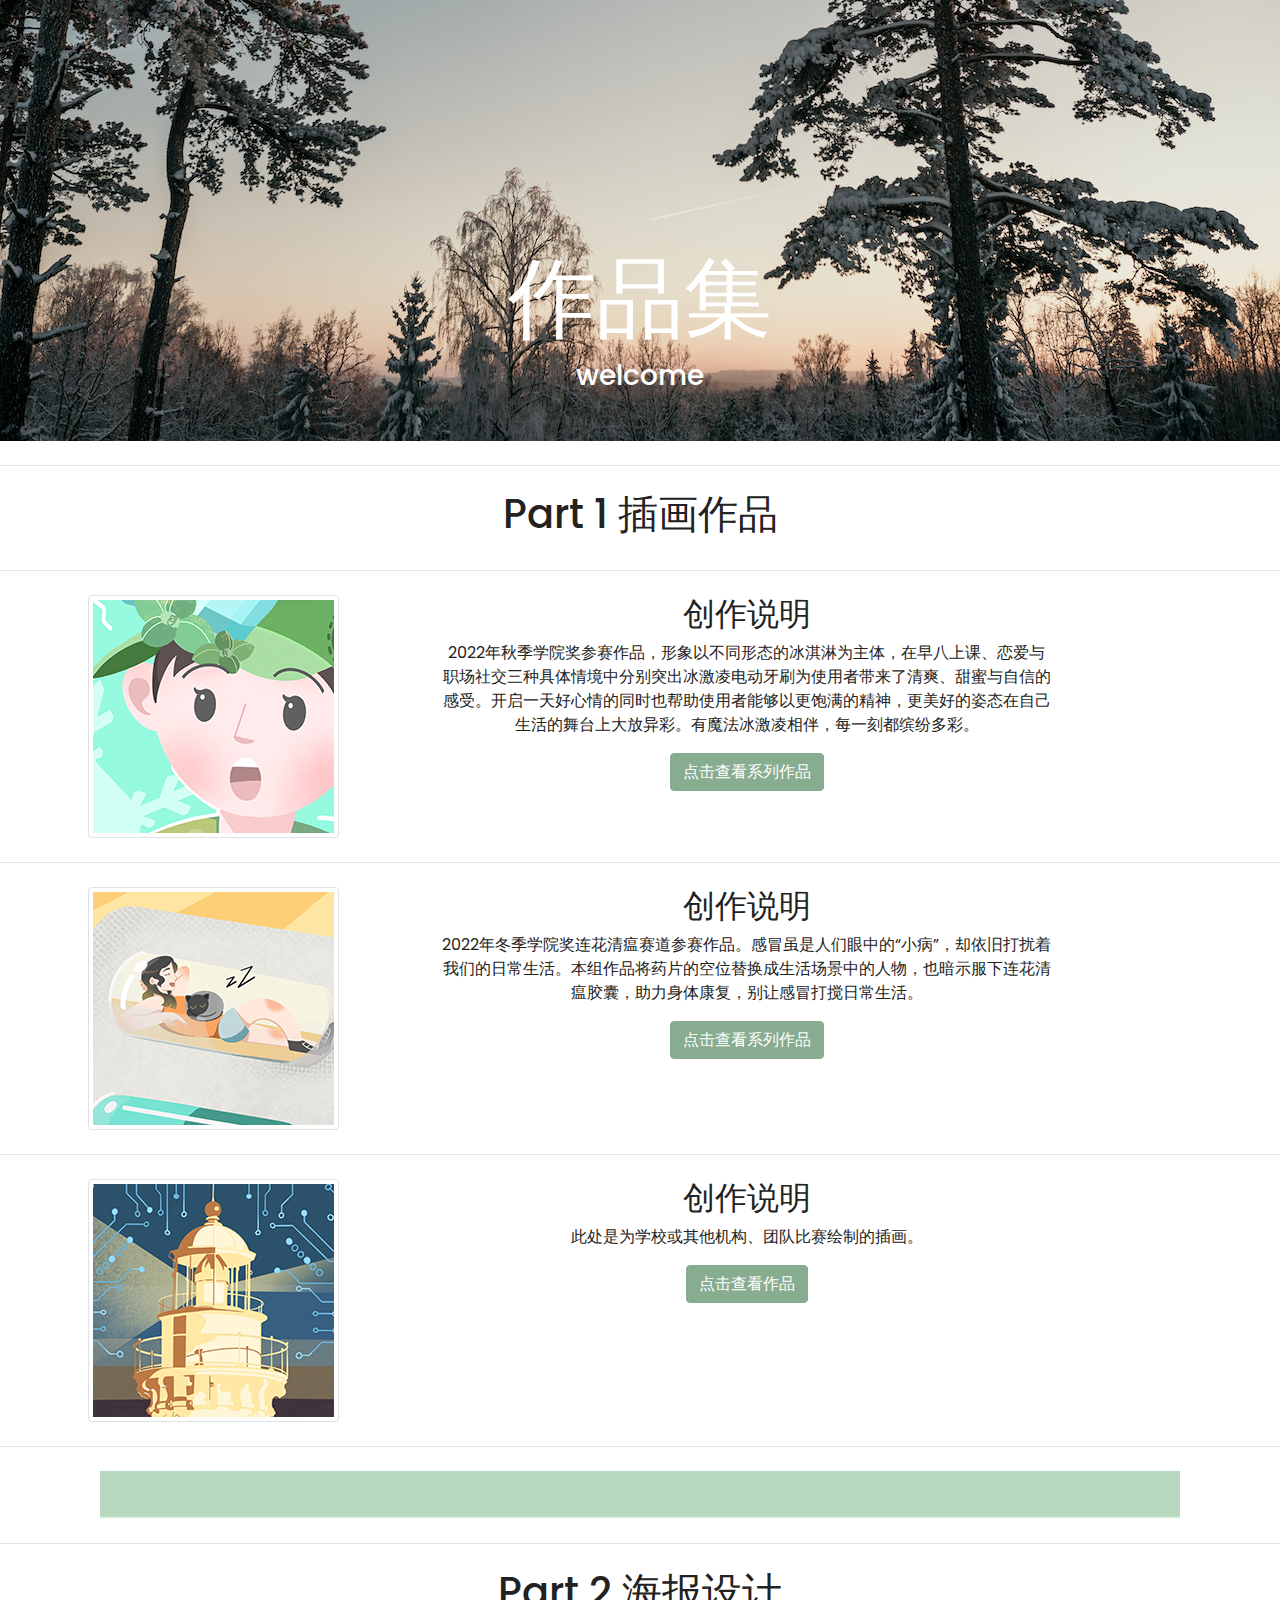
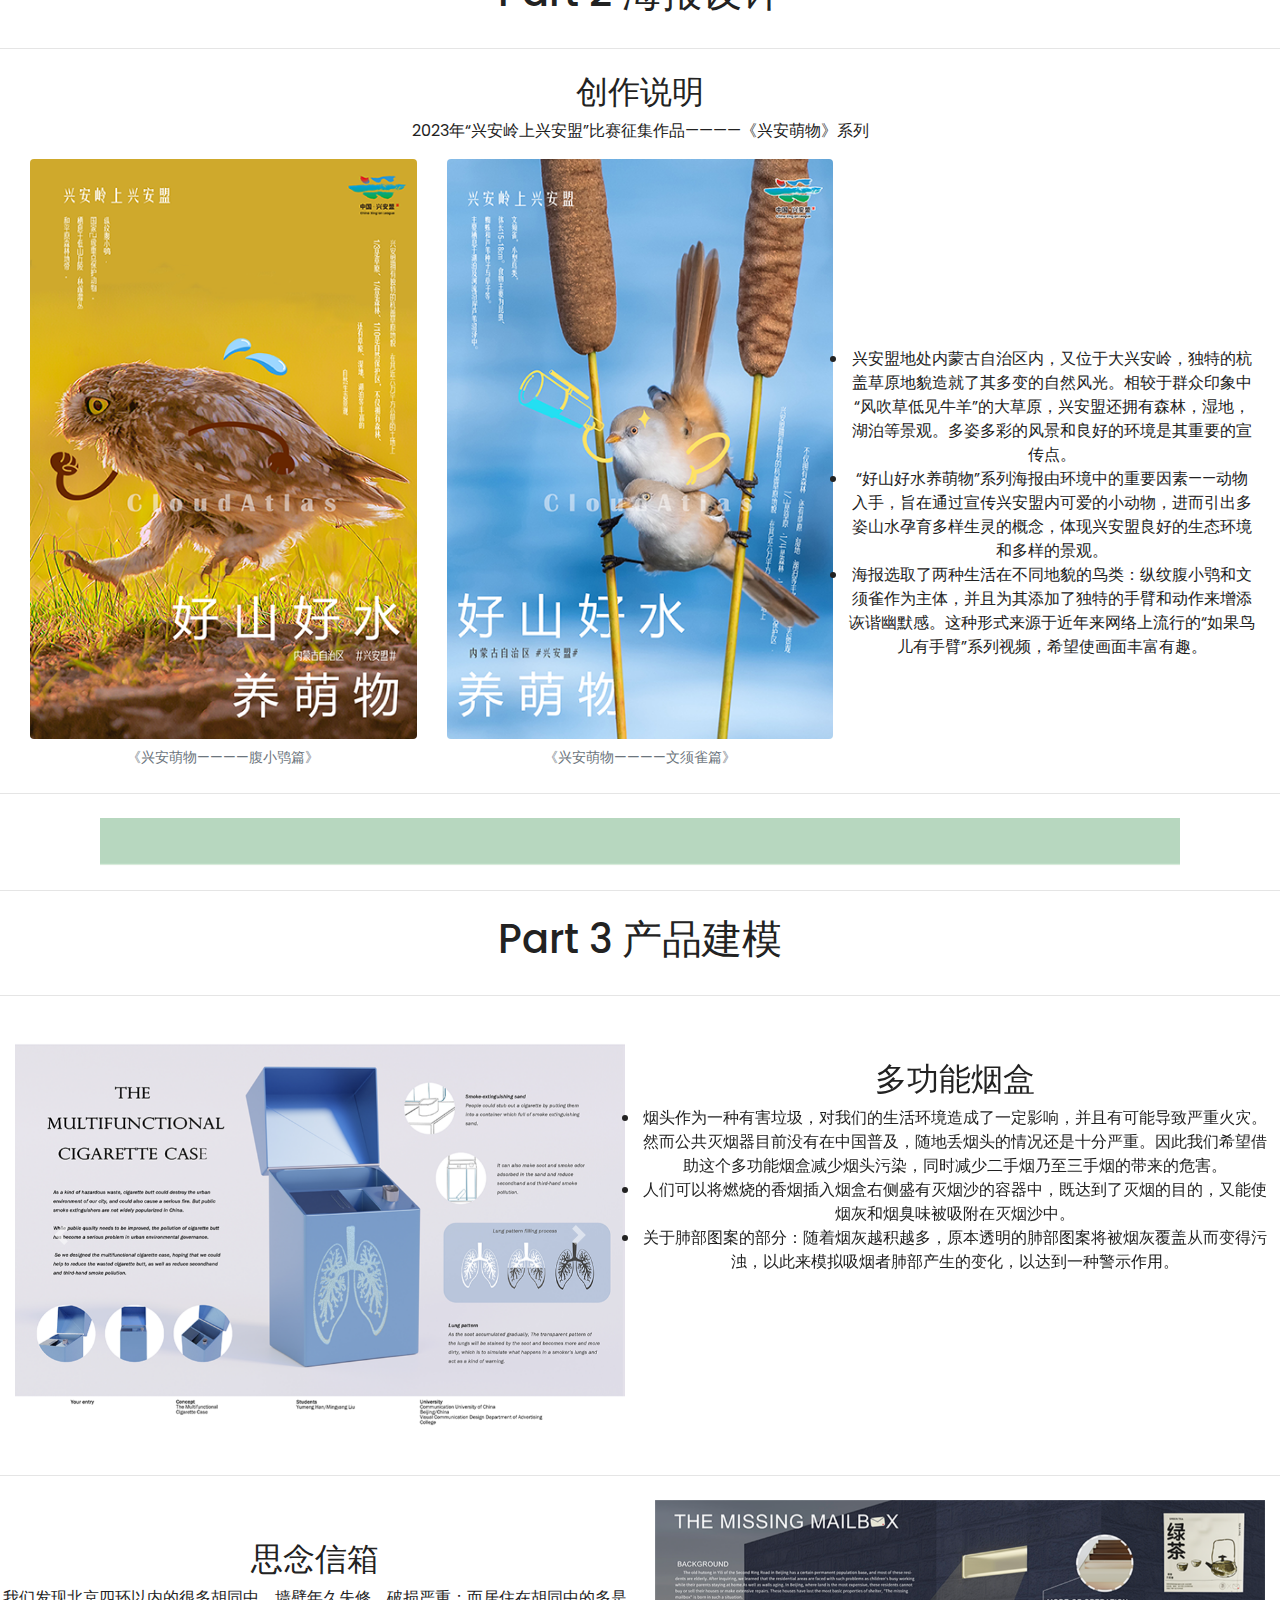
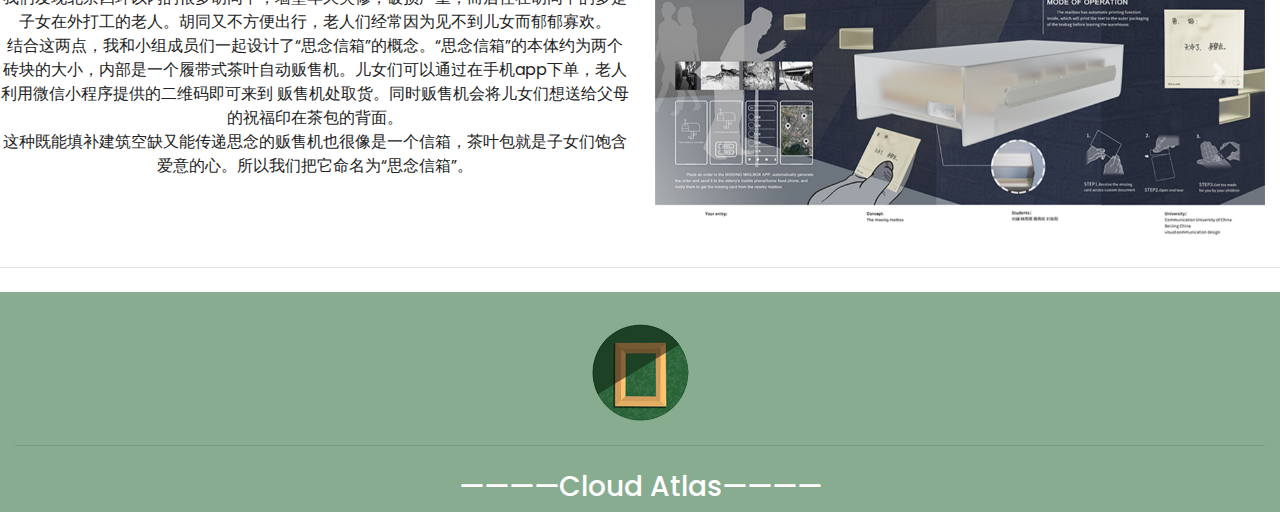
<file: 个人网站/works.html>
<!DOCTYPE html>
<html lang="en">
  <head>
    <meta charset="utf-8">
      <meta name="viewport" content="width=device-width, initial-scale=1, shrink-to-fit=no">
    <title>My works</title>
    <link rel="stylesheet" href="https://cdn.jsdelivr.net/npm/bootstrap@4.4.1/dist/css/bootstrap.min.css" integrity="sha384-Vkoo8x4CGsO3+Hhxv8T/Q5PaXtkKtu6ug5TOeNV6gBiFeWPGFN9MuhOf23Q9Ifjh" crossorigin="anonymous">
    <script src="https://code.jquery.com/jquery-3.4.1.slim.min.js" integrity="sha384-J6qa4849blE2+poT4WnyKhv5vZF5SrPo0iEjwBvKU7imGFAV0wwj1yYfoRSJoZ+n" crossorigin="anonymous"></script>
    <script src="https://cdn.jsdelivr.net/npm/popper.js@1.16.0/dist/umd/popper.min.js" integrity="sha384-Q6E9RHvbIyZFJoft+2mJbHaEWldlvI9IOYy5n3zV9zzTtmI3UksdQRVvoxMfooAo" crossorigin="anonymous"></script>
    <script src="https://cdn.jsdelivr.net/npm/bootstrap@4.4.1/dist/js/bootstrap.min.js" integrity="sha384-wfSDF2E50Y2D1uUdj0O3uMBJnjuUD4Ih7YwaYd1iqfktj0Uod8GCExl3Og8ifwB6" crossorigin="anonymous"></script>
    <link href="workstyle.css" rel="stylesheet">

  </head>
  <body>
      <div class="container-fluid">
          <div class="row text-center">
     <div class="carousel-item active">
      <img src="img/bg4.png" class="img-fluid" alt="...">
      <div class="carousel-caption">
        <h1 class="display-2">作品集</h1>
        <h3>welcome</h3>
     </div>
    </div>
    </div>
    </div>
    <hr class="my-4">

    <!--part1-->
    <div class="container-fluid">
      <div class="row text-center">
       <div class="col-lg-12">
         <h1>Part 1  插画作品</h1>
         </div>
           </div>
             </div>
<hr class="my-4">
      <!--插画部分-->
        <!--冰淇淋-->
      <div class="container-fluid">
        <div class="row text-center">
         <div class="col-lg-4">
           <img src="img/sm1.png" class="img-thumbnail" alt="...">
           </div>
             <div class="col-lg-6 text-center">
               <h2>创作说明</h2>
               <p>  2022年秋季学院奖参赛作品，形象以不同形态的冰淇淋为主体，在早八上课、恋爱与职场社交三种具体情境中分别突出冰激凌电动牙刷为使用者带来了清爽、甜蜜与自信的感受。开启一天好心情的同时也帮助使用者能够以更饱满的精神，更美好的姿态在自己生活的舞台上大放异彩。有魔法冰激凌相伴，每一刻都缤纷多彩。
               </p>

              <button type="button" class="btn btn-primary" data-toggle="collapse" data-target="#p1">点击查看系列作品</button>
              <div id="p1" class="collapse">
                <div class="container-fluid">
                  <div class="row text-center">
                    <div class="col-xs-12 col-sm-6 col-md-4">
                   <figure class="figure">
                    <img src="img/b1.png" class="figure-img img-fluid rounded" alt="...">
                    <figcaption class="figure-caption">2022年秋季学院奖参赛作品《魔法冰淇淋，缤纷每一刻》————恋爱篇</figcaption>
                  </figure>
                  </div>

                  <div class="col-xs-12 col-sm-6 col-md-4">
                 <figure class="figure">
                  <img src="img/b2.png" class="figure-img img-fluid rounded" alt="...">
                  <figcaption class="figure-caption">2022年秋季学院奖参赛作品《魔法冰淇淋，缤纷每一刻》————早八篇</figcaption>
                </figure>
                </div>

                <div class="col-xs-12 col-sm-6 col-md-4">
               <figure class="figure">
                <img src="img/b3.png" class="figure-img img-fluid rounded" alt="...">
                <figcaption class="figure-caption">2022年秋季学院奖参赛作品《魔法冰淇淋，缤纷每一刻》————社交篇</figcaption>
              </figure>
              </div>

                  </div>
                </div>
              </div>

            </div>
           </div>
           </div>
<hr class="my-4">
  <!--连花清瘟-->
  <div class="container-fluid">
    <div class="row text-center">
     <div class="col-lg-4">
       <img src="img/sm2.png" class="img-thumbnail" alt="...">
       </div>
         <div class="col-lg-6 text-center">
           <h2>创作说明</h2>
           <p>  2022年冬季学院奖连花清瘟赛道参赛作品。感冒虽是人们眼中的“小病”，却依旧打扰着我们的日常生活。本组作品将药片的空位替换成生活场景中的人物，也暗示服下连花清瘟胶囊，助力身体康复，别让感冒打搅日常生活。
           </p>

          <button type="button" class="btn btn-primary" data-toggle="collapse" data-target="#p2">点击查看系列作品</button>
          <div id="p2" class="collapse">
            <div class="container-fluid">
              <div class="row text-center">
                <div class="col-xs-12 col-sm-6 col-md-4">
               <figure class="figure">
                <img src="img/l1.png" class="figure-img img-fluid rounded" alt="...">
                <figcaption class="figure-caption">2022年冬季学院奖参赛作品《别让感冒 打扰生活》————陪伴篇</figcaption>
              </figure>
              </div>

              <div class="col-xs-12 col-sm-6 col-md-4">
             <figure class="figure">
              <img src="img/l2.png" class="figure-img img-fluid rounded" alt="...">
              <figcaption class="figure-caption">2022年冬季学院奖参赛作品《别让感冒 打扰生活》————兴趣篇</figcaption>
            </figure>
            </div>

            <div class="col-xs-12 col-sm-6 col-md-4">
           <figure class="figure">
            <img src="img/l3.png" class="figure-img img-fluid rounded" alt="...">
            <figcaption class="figure-caption">2022年冬季学院奖参赛作品《别让感冒 打扰生活》————自律篇</figcaption>
          </figure>
          </div>

              </div>
            </div>
          </div>

        </div>
       </div>
       </div>
<hr class="my-4">

  <!--其他-->
  <div class="container-fluid">
    <div class="row text-center">
     <div class="col-lg-4">
       <img src="img/sm3.png" class="img-thumbnail" alt="...">
       </div>
         <div class="col-lg-6 text-center">
           <h2>创作说明</h2>
           <p>  此处是为学校或其他机构、团队比赛绘制的插画。
           </p>

          <button type="button" class="btn btn-primary" data-toggle="collapse" data-target="#p3">点击查看作品</button>
          <div id="p3" class="collapse">
            <div class="container-fluid">
              <div class="row text-center">
                <div class="col-xs-12 col-sm-6 col-md-4">
               <figure class="figure">
                <img src="img/card1.png" class="figure-img img-fluid rounded" alt="...">
                <figcaption class="figure-caption">为大使馆绘制的兔年贺卡。</figcaption>
              </figure>
              </div>

              <div class="col-xs-12 col-sm-6 col-md-4">
             <figure class="figure">
              <img src="img/tower.png" class="figure-img img-fluid rounded" alt="...">
              <figcaption class="figure-caption">为中国传媒大学广告学院绘制的周边图样。</figcaption>
            </figure>
            </div>

            <div class="col-xs-12 col-sm-6 col-md-4">
           <figure class="figure">
            <img src="img/card2.png" class="figure-img img-fluid rounded" alt="...">
            <figcaption class="figure-caption">为2023年春季大广赛云南白药牙膏策划案绘制的主图。</figcaption>
          </figure>
          </div>

              </div>
            </div>
          </div>

        </div>
       </div>
       </div>
<hr class="my-4">
  <!--分割图-->
  <div class="container-fluid">
    <div class="row text-center">
      <div class="col-12 ">
      <img src="img/cut.png" class="img-fluid" alt="...">
          </div>
    </div>
  </div>
  <hr class="my-4">

    <!--海报-->
    <div class="container-fluid">
      <div class="row text-center">
       <div class="col-lg-12">
         <h1>Part 2  海报设计</h1>
         </div>
           </div>
             </div>
<hr class="my-4">
    <!--具体-->
<div class="container-fluid">
  <div class="row text-center">
       <div class="col-lg-12 text-center">
         <h2>创作说明</h2>
         <p>  2023年“兴安岭上兴安盟”比赛征集作品————《兴安萌物》系列
         </p>

          <div class="container-fluid">
            <div class="row text-center">
              <div class="col-xs-12 col-sm-12 col-md-4">
              <img src="img/x1.png" class="figure-img img-fluid rounded" alt="...">
              <figcaption class="figure-caption">《兴安萌物————腹小鸮篇》</figcaption>
            </div>

            <div class="col-xs-12 col-sm-12 col-md-4">
            <img src="img/x2.png" class="figure-img img-fluid rounded" alt="...">
            <figcaption class="figure-caption">《兴安萌物————文须雀篇》</figcaption>
          </div>

          <div class="col-xs-12 col-sm-12 col-md-4 text-center">
            <div style="position: absolute; bottom: 110px; right: 10px;">
            <li>  兴安盟地处内蒙古自治区内，又位于大兴安岭，独特的杭盖草原地貌造就了其多变的自然风光。相较于群众印象中“风吹草低见牛羊”的大草原，兴安盟还拥有森林，湿地，湖泊等景观。多姿多彩的风景和良好的环境是其重要的宣传点。
             </li>
           <li>  “好山好水养萌物”系列海报由环境中的重要因素——动物入手，旨在通过宣传兴安盟内可爱的小动物，进而引出多姿山水孕育多样生灵的概念，体现兴安盟良好的生态环境和多样的景观。
           </li>
           <li> 海报选取了两种生活在不同地貌的鸟类：纵纹腹小鸮和文须雀作为主体，并且为其添加了独特的手臂和动作来增添诙谐幽默感。这种形式来源于近年来网络上流行的“如果鸟儿有手臂”系列视频，希望使画面丰富有趣。
          </li>
            </div>
          </div>
          </div>
        </div>

      </div>
     </div>
     </div>
   </div>
<hr class="my-4">
<!--分割图-->
<div class="container-fluid">
  <div class="row text-center">
    <div class="col-12 ">
    <img src="img/cut.png" class="img-fluid" alt="...">
        </div>
  </div>
</div>
<hr class="my-4">
<!--建模-->
<div class="container-fluid">
  <div class="row text-center">
   <div class="col-lg-12">
     <h1>Part 3  产品建模</h1>
     </div>
       </div>
         </div>
<hr class="my-4">
<!--烟盒-->
<div class="container-fluid">
  <div class="row text-center">
      <div class="col-xs-12 col-sm-12 col-md-6 ">
<div id="carouselExampleIndicators" class="carousel slide" data-ride="carousel">
  <ul class="carousel-indicators">
    <li data-target="#carouselExampleIndicators" data-slide-to="0" class="active"></li>
    <li data-target="#carouselExampleIndicators" data-slide-to="1"></li>
    <li data-target="#carouselExampleIndicators" data-slide-to="2"></li>
  </ul>
  <div class="carousel-inner">
    <div class="carousel-item active">
      <img src="img/多功能烟盒.png" class="d-block w-100" alt="...">
    </div>
    <div class="carousel-item">
      <img src="img/烟盒.png" class="d-block w-100" alt="...">
  </div>
    <div class="carousel-item">
      <img src="img/y3.png" class="d-block w-100" alt="...">
    </div>
  </div>
  <a class="carousel-control-prev" href="#carouselExampleIndicators" role="button" data-slide="prev">
    <span class="carousel-control-prev-icon" aria-hidden="true"></span>
    <span class="sr-only">Previous</span>
  </a>
  <a class="carousel-control-next" href="#carouselExampleIndicators" role="button" data-slide="next">
    <span class="carousel-control-next-icon" aria-hidden="true"></span>
    <span class="sr-only">Next</span>
  </a>
</div>
</div>
<div class="col-lg-6 text-center">
    <div style="position: absolute; top: 40px; right: 10px;">
  <h2>多功能烟盒</h2>
    <li>烟头作为一种有害垃圾，对我们的生活环境造成了一定影响，并且有可能导致严重火灾。然而公共灭烟器目前没有在中国普及，随地丢烟头的情况还是十分严重。因此我们希望借助这个多功能烟盒减少烟头污染，同时减少二手烟乃至三手烟的带来的危害。
  </li>
  <li>人们可以将燃烧的香烟插入烟盒右侧盛有灭烟沙的容器中，既达到了灭烟的目的，又能使烟灰和烟臭味被吸附在灭烟沙中。
  </li>
  <li>关于肺部图案的部分：随着烟灰越积越多，原本透明的肺部图案将被烟灰覆盖从而变得污浊，以此来模拟吸烟者肺部产生的变化，以达到一种警示作用。
  </li>
</div>
</div>
</div>
</div>
<hr class="my-4">
<!--思念信箱-->
<div class="container-fluid">
  <div class="row text-center">

    <div class="col-lg-6 text-center">
        <div style="position: absolute; top: 40px; right: 10px;">
      <h2>思念信箱</h2>
        <li>我们发现北京四环以内的很多胡同中，墙壁年久失修，破损严重；而居住在胡同中的多是子女在外打工的老人。胡同又不方便出行，老人们经常因为见不到儿女而郁郁寡欢。
      </li>
      <li>结合这两点，我和小组成员们一起设计了“思念信箱”的概念。“思念信箱”的本体约为两个砖块的大小，内部是一个履带式茶叶自动贩售机。儿女们可以通过在手机app下单，老人利用微信小程序提供的二维码即可来到
        贩售机处取货。同时贩售机会将儿女们想送给父母的祝福印在茶包的背面。
      </li>
      <li>这种既能填补建筑空缺又能传递思念的贩售机也很像是一个信箱，茶叶包就是子女们饱含爱意的心。所以我们把它命名为“思念信箱”。
      </li>
    </div>
    </div>

      <div class="col-xs-12 col-sm-12 col-md-6 ">
<div id="carousel1" class="carousel slide" data-ride="carousel">
  <ul class="carousel-indicators">
    <li data-target="#carousel1" data-slide-to="0" class="active"></li>
    <li data-target="#carousel1" data-slide-to="1"></li>
    <li data-target="#carousel1" data-slide-to="2"></li>
  </ul>
  <div class="carousel-inner">
    <div class="carousel-item active">
      <img src="img/思念信箱.png" class="d-block w-100" alt="...">
    </div>
    <div class="carousel-item">
      <img src="img/s1.png" class="d-block w-100" alt="...">
  </div>
    <div class="carousel-item">
      <img src="img/s2.png" class="d-block w-100" alt="...">
    </div>
  </div>
  <a class="carousel-control-prev" href="#carousel1" role="button" data-slide="prev">
    <span class="carousel-control-prev-icon" aria-hidden="true"></span>
    <span class="sr-only">Previous</span>
  </a>
  <a class="carousel-control-next" href="#carousel1" role="button" data-slide="next">
    <span class="carousel-control-next-icon" aria-hidden="true"></span>
    <span class="sr-only">Next</span>
  </a>
</div>
</div>
</div>
</div>
<hr class="my-4">

<!--页脚-->
<footer>
  <div class="container-fluid">
   <div class="row text-center">
     <div class="col-12">
     <img src="img/logo2.png" class="img-fluid" alt="...">
     <hr class="my-4">
   <h3>————Cloud Atlas————</h3>
     </div>
      </div>
     </div>

</footer>



  </body>
</html>
</file>
<file: Puzzlestyle.css>
body {
  padding-left: 11em;
  font-family: Georgia, "Times New Roman",
         Times, serif;
  color: Blue;
  background-color: #88dae2 }
</file>
<file: personal website/workstyle.css>
@import url('https://fonts.googleapis.com/css?family=Poppins:400,500,700');

html, body{
  font-family: 'Poppins', sans-serif;
  color: #222;
}

.btn-primary{
  background-color: #87ac8f;
  border: 1px solid #87ac8f;
}
.btn-primary:hover{
  background-color: #66886d;
  border: 1px solid #66886d;
}
footer{
  background-color: #87ac8f;
  color: #ffffff;
  padding-top: 2rem;
}
</file>
<file: questions/static/css/css2.css>
/* cyrillic-ext */
@font-face {
  font-family: 'Oswald';
  font-style: normal;
  font-weight: 400;
  font-display: swap;
  src: url(../font/TK3IWkUHHAIjg75cFRf3bXL8LICs1_Fv40pKlN4NNSeSASz7FmlbHYjedg.woff2) format('woff2');
  unicode-range: U+0460-052F, U+1C80-1C88, U+20B4, U+2DE0-2DFF, U+A640-A69F, U+FE2E-FE2F;
}
/* cyrillic */
@font-face {
  font-family: 'Oswald';
  font-style: normal;
  font-weight: 400;
  font-display: swap;
  src: url(../font/TK3IWkUHHAIjg75cFRf3bXL8LICs1_Fv40pKlN4NNSeSASz7FmlSHYjedg.woff2) format('woff2');
  unicode-range: U+0400-045F, U+0490-0491, U+04B0-04B1, U+2116;
}
/* vietnamese */
@font-face {
  font-family: 'Oswald';
  font-style: normal;
  font-weight: 400;
  font-display: swap;
  src: url(../font/TK3IWkUHHAIjg75cFRf3bXL8LICs1_Fv40pKlN4NNSeSASz7FmlZHYjedg.woff2) format('woff2');
  unicode-range: U+0102-0103, U+0110-0111, U+0128-0129, U+0168-0169, U+01A0-01A1, U+01AF-01B0, U+1EA0-1EF9, U+20AB;
}
/* latin-ext */
@font-face {
  font-family: 'Oswald';
  font-style: normal;
  font-weight: 400;
  font-display: swap;
  src: url(../font/TK3IWkUHHAIjg75cFRf3bXL8LICs1_Fv40pKlN4NNSeSASz7FmlYHYjedg.woff2) format('woff2');
  unicode-range: U+0100-024F, U+0259, U+1E00-1EFF, U+2020, U+20A0-20AB, U+20AD-20CF, U+2113, U+2C60-2C7F, U+A720-A7FF;
}
/* latin */
@font-face {
  font-family: 'Oswald';
  font-style: normal;
  font-weight: 400;
  font-display: swap;
  src: url(../font/TK3IWkUHHAIjg75cFRf3bXL8LICs1_Fv40pKlN4NNSeSASz7FmlWHYg.woff2) format('woff2');
  unicode-range: U+0000-00FF, U+0131, U+0152-0153, U+02BB-02BC, U+02C6, U+02DA, U+02DC, U+2000-206F, U+2074, U+20AC, U+2122, U+2191, U+2193, U+2212, U+2215, U+FEFF, U+FFFD;
}
/* cyrillic-ext */
@font-face {
  font-family: 'Oswald';
  font-style: normal;
  font-weight: 600;
  font-display: swap;
  src: url(../font/TK3IWkUHHAIjg75cFRf3bXL8LICs1_Fv40pKlN4NNSeSASz7FmlbHYjedg.woff2) format('woff2');
  unicode-range: U+0460-052F, U+1C80-1C88, U+20B4, U+2DE0-2DFF, U+A640-A69F, U+FE2E-FE2F;
}
/* cyrillic */
@font-face {
  font-family: 'Oswald';
  font-style: normal;
  font-weight: 600;
  font-display: swap;
  src: url(../font/TK3IWkUHHAIjg75cFRf3bXL8LICs1_Fv40pKlN4NNSeSASz7FmlSHYjedg.woff2) format('woff2');
  unicode-range: U+0400-045F, U+0490-0491, U+04B0-04B1, U+2116;
}
/* vietnamese */
@font-face {
  font-family: 'Oswald';
  font-style: normal;
  font-weight: 600;
  font-display: swap;
  src: url(../font/TK3IWkUHHAIjg75cFRf3bXL8LICs1_Fv40pKlN4NNSeSASz7FmlZHYjedg.woff2) format('woff2');
  unicode-range: U+0102-0103, U+0110-0111, U+0128-0129, U+0168-0169, U+01A0-01A1, U+01AF-01B0, U+1EA0-1EF9, U+20AB;
}
/* latin-ext */
@font-face {
  font-family: 'Oswald';
  font-style: normal;
  font-weight: 600;
  font-display: swap;
  src: url(../font/TK3IWkUHHAIjg75cFRf3bXL8LICs1_Fv40pKlN4NNSeSASz7FmlYHYjedg.woff2) format('woff2');
  unicode-range: U+0100-024F, U+0259, U+1E00-1EFF, U+2020, U+20A0-20AB, U+20AD-20CF, U+2113, U+2C60-2C7F, U+A720-A7FF;
}
/* latin */
@font-face {
  font-family: 'Oswald';
  font-style: normal;
  font-weight: 600;
  font-display: swap;
  src: url(../font/TK3IWkUHHAIjg75cFRf3bXL8LICs1_Fv40pKlN4NNSeSASz7FmlWHYg.woff2) format('woff2');
  unicode-range: U+0000-00FF, U+0131, U+0152-0153, U+02BB-02BC, U+02C6, U+02DA, U+02DC, U+2000-206F, U+2074, U+20AC, U+2122, U+2191, U+2193, U+2212, U+2215, U+FEFF, U+FFFD;
}
</file>
<file: questions/static/css/result.css>
.wrapper {
  width: 100%;
  min-height: 100vh;
  left: 0;
  right: 0;
  top: 0;
  bottom: 0;
  position: absolute;
  background-color: #e5c786;
  background-repeat: no-repeat;
  background-position: center center;
  background-size: cover;
  overflow: hidden;
}
.wrapper .container-fluid {
  max-width: 1600px;
  margin: auto;
  position: relative;
}
.step_bar_content h5 {
  font-size: 1.25rem;
  font-weight: 600;
}

.step {
  height: 2.0625rem;
  width: 2.0625rem;
  font-size: 1.075rem;
  line-height: 2rem;
  text-align: center;
  font-weight: 600;
  background-color: #c16e14;
}
.step:not(:last-child) {
  margin-right: 1.875rem;
}
.step:after {
  content: "";
  top: 50%;
  left: 40px;
  -webkit-transform: translateY(-50%);
          transform: translateY(-50%);
  width: 1.2rem;
  height: 0.1rem;
  position: absolute;
  background-color: #c16e14;
}
.step:last-child:after {
  display: none;
}

.form_title h1 {
  font-size: 3rem;
  font-weight: 600;
}
.form_btn .f_btn {
  color: #ffffff;
  font-size: 0.9375rem;
  font-weight: 800;
  padding: 0.75rem 2rem;
  outline: none;
  border: none;
}
.form_btn .disable {
  color: #ffffff;
  background-color: #172126;
  margin-right: 0.625rem;
}
.form_btn .disable:hover {
  color: #000000;
  background-color: #ffffff;
  -webkit-transition: all 0.3s ease-in-out;
  transition: all 0.3s ease-in-out;
}
.form_btn .active {
  color: #ffffff;
  background-color: #172126;
}
.form_btn .active:hover {
  color: #000000;
  background-color: #ffffff;
  -webkit-transition: all 0.3s ease-in-out;
  transition: all 0.3s ease-in-out;
}
</file>
<file: questions/static/css/style.css>
/* ====== Table of content Start =====*/
/*
Project Name: Quizo
File        : CSS Base
Version     : 1.0.0
Author      : jthemes (https://themeforest.net/user/jthemes)
*/
/* ====== Table of content End =====*/
/* Default transition start*/
/*Default transition end*/

.wrapper {
  width: 100%;
  min-height: 100vh;
  left: 0;
  right: 0;
  top: 0;
  bottom: 0;
  position: absolute;
  background-image: url("../image/背景1.png");
  background-repeat: no-repeat;
  background-position: center center;
  background-size: cover;
  overflow: hidden;
}
.wrapper .container-fluid {
  max-width: 1600px;
  margin: auto;
  position: relative;
}

.step_bar_content h5 {
  font-size: 1.25rem;
  font-weight: 600;
}

.step {
  height: 2.0625rem;
  width: 2.0625rem;
  font-size: 1.075rem;
  line-height: 2rem;
  text-align: center;
  font-weight: 600;
  background-color: #c16e14;
}
.step:not(:last-child) {
  margin-right: 1.875rem;
}
.step:after {
  content: "";
  top: 50%;
  left: 40px;
  -webkit-transform: translateY(-50%);
          transform: translateY(-50%);
  width: 1.2rem;
  height: 0.1rem;
  position: absolute;
  background-color: #c16e14;
}
.step:last-child:after {
  display: none;
}
.step.active {
  background-color: #ffcf7b;
  opacity: 1;
}
.step.active::after {
  background-color: #ffcf7b;
}
.step.finish {
  background-color: #ffcf7b;
}
.step.finish::after {
  background-color: #ffcf7b;
}

.multisteps_form_panel {
  position: absolute;
  opacity: 0;
  visibility: hidden;
  -webkit-transition: 0.3s ease;
  transition: 0.3s ease;
  overflow: hidden;
  height: 0;
}

.multisteps_form_panel.active {
  opacity: 1;
  visibility: visible;
  overflow: visible;
  height: auto;
}

.multisteps_form_panel[data-animation=scaleOut] {
  -webkit-transform: scale(1.1);
  transform: scale(1.1);
}

.multisteps_form_panel[data-animation=scaleOut].active {
  -webkit-transition-property: all;
  transition-property: all;
  -webkit-transition-duration: 0.2s;
  transition-duration: 0.2s;
  -webkit-transition-timing-function: linear;
  transition-timing-function: linear;
  -webkit-transition-delay: 0s;
  transition-delay: 0s;
  -webkit-transform: scale(1);
  transform: scale(1);
}

.multisteps_form_panel[data-animation=slideHorz] {
  left: -50px;
}

.multisteps_form_panel[data-animation=slideHorz].active {
  -webkit-transition-property: all;
  transition-property: all;
  -webkit-transition-duration: 0.25s;
  transition-duration: 0.25s;
  -webkit-transition-timing-function: cubic-bezier(0.2, 1.13, 0.38, 1.43);
  transition-timing-function: cubic-bezier(0.2, 1.13, 0.38, 1.43);
  -webkit-transition-delay: 0s;
  transition-delay: 0s;
  left: 0;
}

.multisteps_form_panel[data-animation=slideVert] {
  top: 30px;
}

.multisteps_form_panel[data-animation=slideVert].active {
  -webkit-transition-property: all;
  transition-property: all;
  -webkit-transition-duration: 0.2s;
  transition-duration: 0.2s;
  -webkit-transition-timing-function: linear;
  transition-timing-function: linear;
  -webkit-transition-delay: 0s;
  transition-delay: 0s;
  top: 0;
}

.multisteps_form_panel[data-animation=fadeIn].active {
  -webkit-transition-property: all;
  transition-property: all;
  -webkit-transition-duration: 0.3s;
  transition-duration: 0.3s;
  -webkit-transition-timing-function: linear;
  transition-timing-function: linear;
  -webkit-transition-delay: 0s;
  transition-delay: 0s;
}

.multisteps_form_panel[data-animation=scaleIn] {
  -webkit-transform: scale(0.9);
  transform: scale(0.9);
}

.multisteps_form_panel[data-animation=scaleIn].active {
  -webkit-transition-property: all;
  transition-property: all;
  -webkit-transition-duration: 0.2s;
  transition-duration: 0.2s;
  -webkit-transition-timing-function: linear;
  transition-timing-function: linear;
  -webkit-transition-delay: 0s;
  transition-delay: 0s;
  -webkit-transform: scale(1);
  transform: scale(1);
}

.form_content {
  padding-top: 10rem;
  display: none;
}

.multisteps_form_panel.active .form_content {
  display: block;
}

.form_title h1 {
  font-size: 4rem;
  font-weight: 600;
}

.form_img img {
  width: 75%;
}

.form_items label {
  padding: 0rem 3rem;
  cursor: pointer;
}
.form_items .label-pointer {
  font-weight: 600;
  margin-top: 1rem;
  margin-right: 0.5rem;
  padding: 1rem 1.5rem;
  background-color: #e5c786;
  border: 4px solid transparent;
  cursor: pointer;
}
.form_items .label-content {
  min-width: 160px;
  margin-top: 1rem;
  padding: 0.8rem 1rem;
  background-color: #e5c786;
  border: 4px solid transparent;
  cursor: pointer;
}
.form_items .active .label-pointer, .form_items .active .label-content {
  background-color: #e9b952;
  -webkit-box-shadow: 0 0 3px #b8b9b8;
          box-shadow: 0 0 3px #b8b9b8;
  border: 4px solid #e5c786;
  -webkit-transition: all 0.3s ease-in-out;
  transition: all 0.3s ease-in-out;
}
.form_items input {
  opacity: 0;
  position: absolute;
}
.form_items .error {
  color: red;
  font-size: 10px;
  position: absolute;
  top: -20px;
  left: 0px;
}

.form_btn .f_btn {
  color: #ffffff;
  font-size: 0.9375rem;
  font-weight: 800;
  padding: 0.75rem 2rem;
  outline: none;
  border: none;
}
.form_btn .disable {
  color: #ffffff;
  background-color: #172126;
  margin-right: 0.625rem;
}
.form_btn .disable:hover {
  color: #000000;
  background-color: #ffffff;
  -webkit-transition: all 0.3s ease-in-out;
  transition: all 0.3s ease-in-out;
}
.form_btn .active {
  color: #ffffff;
  background-color: #172126;
}
.form_btn .active:hover {
  color: #000000;
  background-color: #ffffff;
  -webkit-transition: all 0.3s ease-in-out;
  transition: all 0.3s ease-in-out;
}

body {
  line-height: 1.65;
  font-style: normal;
  font-display: swap;
  font-family: "Oswald", sans-serif;
}

a,
button,
input {
  cursor: pointer;
  text-decoration: none;
}
a:hover,
button:hover,
input:hover {
  text-decoration: none;
}
a:focus,
button:focus,
input:focus {
  outline: none;
}

img {
  max-width: 100%;
  height: auto;
}

/* Transition ============================ */
a,
button {
  -webkit-transition: 0.6s cubic-bezier(0.25, 1, 0.5, 1);
  transition: 0.6s cubic-bezier(0.25, 1, 0.5, 1);
}

.animate_25ms {
  -webkit-animation-delay: 25ms;
          animation-delay: 25ms;
}

.animate_50ms {
  -webkit-animation-delay: 50ms;
          animation-delay: 50ms;
}

.animate_100ms {
  -webkit-animation-delay: 100ms;
          animation-delay: 100ms;
}

.animate_150ms {
  -webkit-animation-delay: 150ms;
          animation-delay: 150ms;
}

.animate_200ms {
  -webkit-animation-delay: 200ms;
          animation-delay: 200ms;
}

@media (min-width: 1500px) {
  .container {
    max-width: 1410px;
  }
}
/* ==================================================
*	01 - media screen and (max-width: 1440px)
*	02 - media screen and (max-width: 1280px)
*	03 - media screen and (max-width: 1199px)
*	04 - media screen and (max-width: 991px)
*	05 - media screen and (max-width: 767px)
*	06 - media screen and (max-width: 680px)
*	07 - media screen and (max-width: 580px)
*	08 - media screen and (max-width: 480px)
*	09 - media screen and (max-width: 380px)
*	10 - media screen and (max-width: 320px)
================================================== */
@media screen and (max-width: 1399.98px) {
  .form_title h1 {
    font-size: 3.5rem;
  }
}
@media screen and (max-width: 1199.98px) {
  .form_title h1 {
    font-size: 3rem;
  }

  .form_items label {
    padding: 0rem 1rem;
  }
  .form_items span {
    padding: 0.5rem 0.7rem;
  }

  .form_btn .f_btn {
    font-size: 0.7rem;
    font-weight: 600;
    padding: 0.5rem 1rem;
  }
}
@media screen and (max-width: 991.98px) {
  .step_bar_content {
    text-align: center;
    padding-left: 0 !important;
  }

  .progress_bar {
    text-align: center;
    padding-left: 0 !important;
    display: block !important;
  }

  .form_content {
    padding-top: 3rem;
  }

  .form_title {
    text-align: center;
    padding-left: 0 !important;
  }

  .form_img img {
    width: 40%;
  }

  .form_items {
    text-align: center;
    padding-top: 2rem;
  }

  .form_btn .f_btn {
    font-size: 0.8rem;
    padding: 1rem 2rem;
  }
}
@media screen and (max-width: 767.98px) {
  .form_title h1 {
    font-size: 2rem;
  }

  .form_btn .f_btn {
    padding: 0.8rem 1rem;
  }
}
@media screen and (max-width: 575.98px) {
  .form_title h1 {
    font-size: 2rem;
  }

  .form_img img {
    display: none;
  }

  .form_btn .f_btn {
    padding: 0.8rem 1rem;
  }
}
@media screen and (max-width: 379.98px) {
  .step_bar_content h5 {
    font-size: 0.8rem;
    font-weight: 600;
  }

  .step {
    height: 1.6rem;
    width: 1.6rem;
    font-size: 0.8rem;
    line-height: 1.7rem;
  }
  .step:not(:last-child) {
    margin-right: 1.5rem;
  }
  .step:after {
    left: 30px;
    width: 1.1rem;
    height: 0.125rem;
  }

  .form_title {
    padding: 0rem;
  }
  .form_title h1 {
    font-size: 1.5rem;
  }

  .form_items label {
    padding: 0rem;
  }
  .form_items span {
    padding: 0.5rem 0.7rem;
  }
  .form_items .label-content {
    min-width: 150px;
  }

  .form_btn .f_btn {
    font-size: 0.6rem;
    padding: 0.8rem;
  }
}
</file>
<file: 个人网站/workstyle.css>
@import url('https://fonts.googleapis.com/css?family=Poppins:400,500,700');

html, body{
  font-family: 'Poppins', sans-serif;
  color: #222;
}

.btn-primary{
  background-color: #87ac8f;
  border: 1px solid #87ac8f;
}
.btn-primary:hover{
  background-color: #66886d;
  border: 1px solid #66886d;
}
footer{
  background-color: #87ac8f;
  color: #ffffff;
  padding-top: 2rem;
}
</file>
